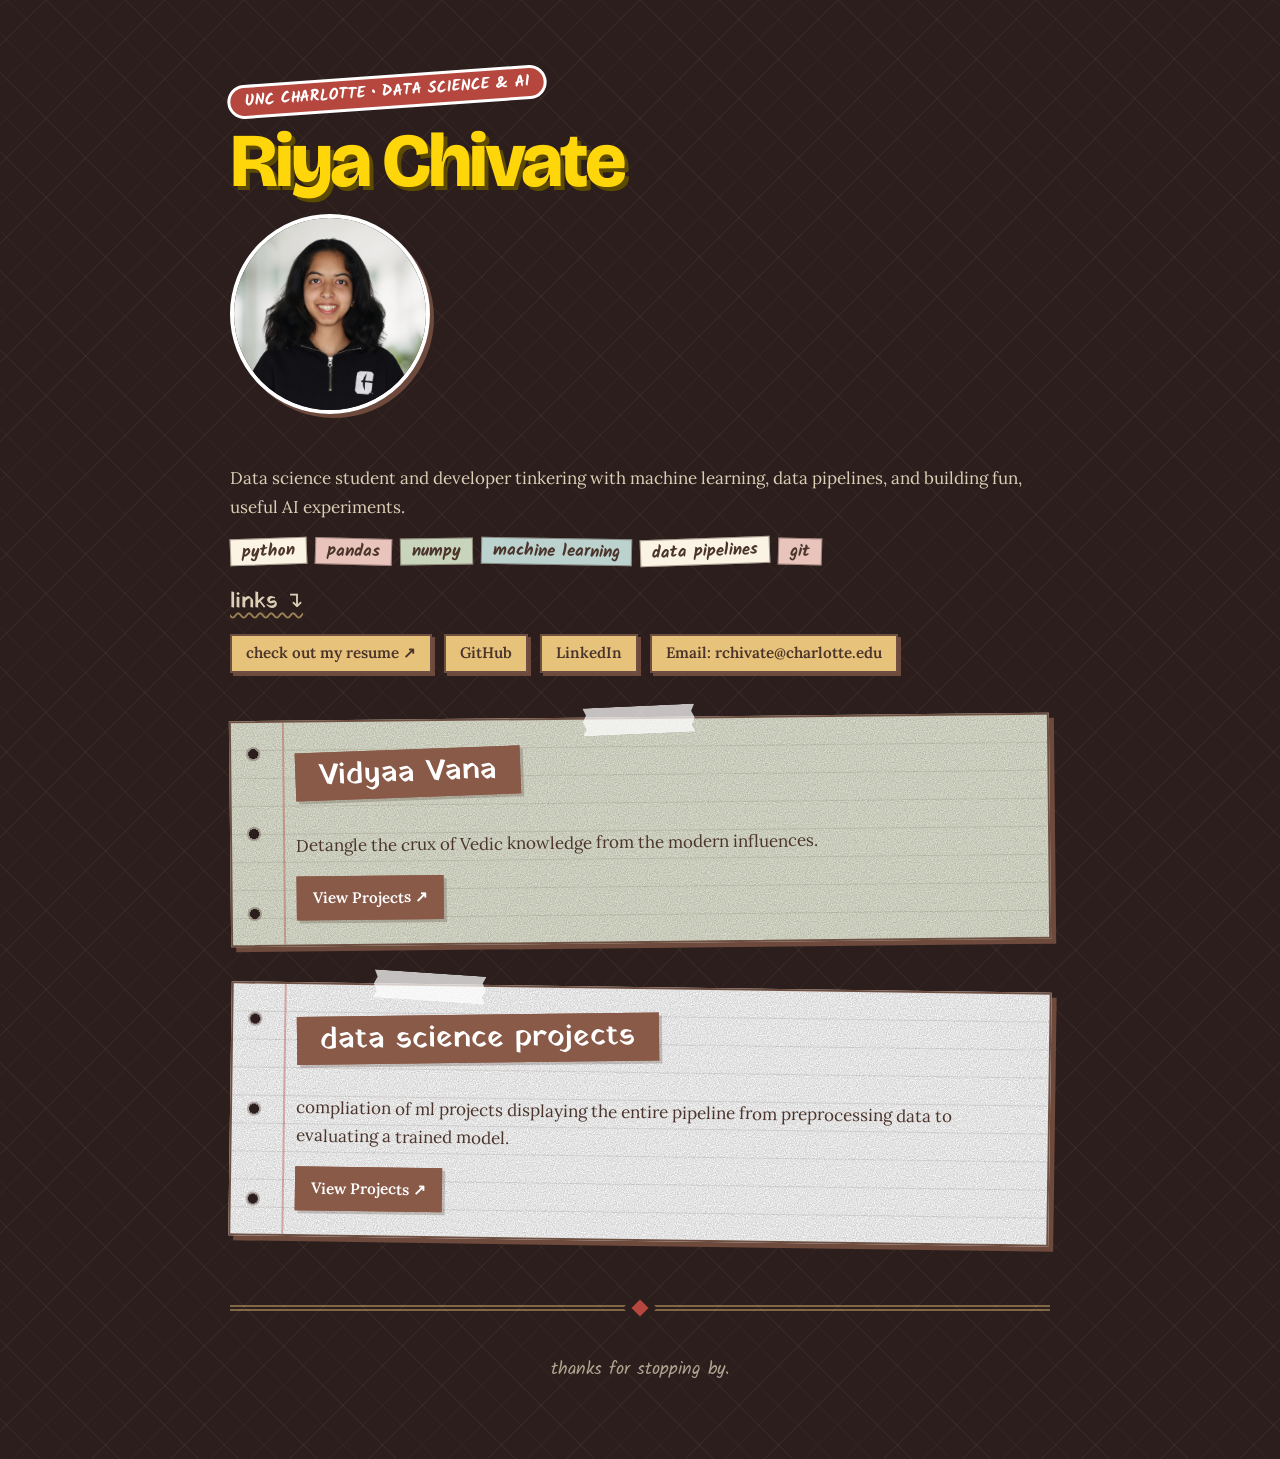
<file: index.html>
<!DOCTYPE html>
<html lang="en">
<head>
  <meta charset="UTF-8">
  <meta name="viewport" content="width=device-width, initial-scale=1.0">
  <title>Riya Chivate</title>
  <link rel="stylesheet" href="style.css">
</head>
<body>

  <div class="badge">UNC CHARLOTTE • DATA SCIENCE & AI</div>

  <h1>Riya Chivate</h1>
    <img src="headshot.jpg" alt="Riya Chivate" class="profile">
  <p>Data science student and developer tinkering with machine learning, data pipelines, and building fun, useful AI experiments.</p>

  <div class="tags">
    <span class="tag">python</span>
    <span class="tag">pandas</span>
    <span class="tag">numpy</span>
    <span class="tag">machine learning</span>
    <span class="tag">data pipelines</span>
    <span class="tag">git</span>
  </div>

  <h3>links ↴</h3>
  <ul class="links">
    <li><a href="https://drive.google.com/uc?export=view&id=1Q8QIQ-ijrzalDly4BFpGcMTfpdlsAtd9" target="_blank" class="btn">check out my resume ↗</a></li>
    <li><a href="https://github.com/rchivate" target="_blank">GitHub</a></li>
    <li><a href="https://linkedin.com/in/riyachivate" target="_blank">LinkedIn</a></li>
    <li><a href="mailto:rchivate@charlotte.edu">Email: rchivate@charlotte.edu</a></li>
  </ul>

  <div class="box">
    <h2>Vidyaa Vana</h2>
    <p>Detangle the crux of Vedic knowledge from the modern influences.</p>
    <p></p>
    <a href="vidyaa-vana-labs/landing.html" class="btn">View Projects ↗</a>
  </div>

  <div class="box">
    <h2>data science projects</h2>
    <p>compliation of ml projects displaying the entire pipeline from preprocessing data to evaluating a trained model.</p>
    <p></p>
    <a href="data-science-projects/landing.html" class="btn">View Projects ↗</a>
  </div>


  <footer>
    <p>thanks for stopping by.</p>
  </footer>

</body>
</html>
</file>
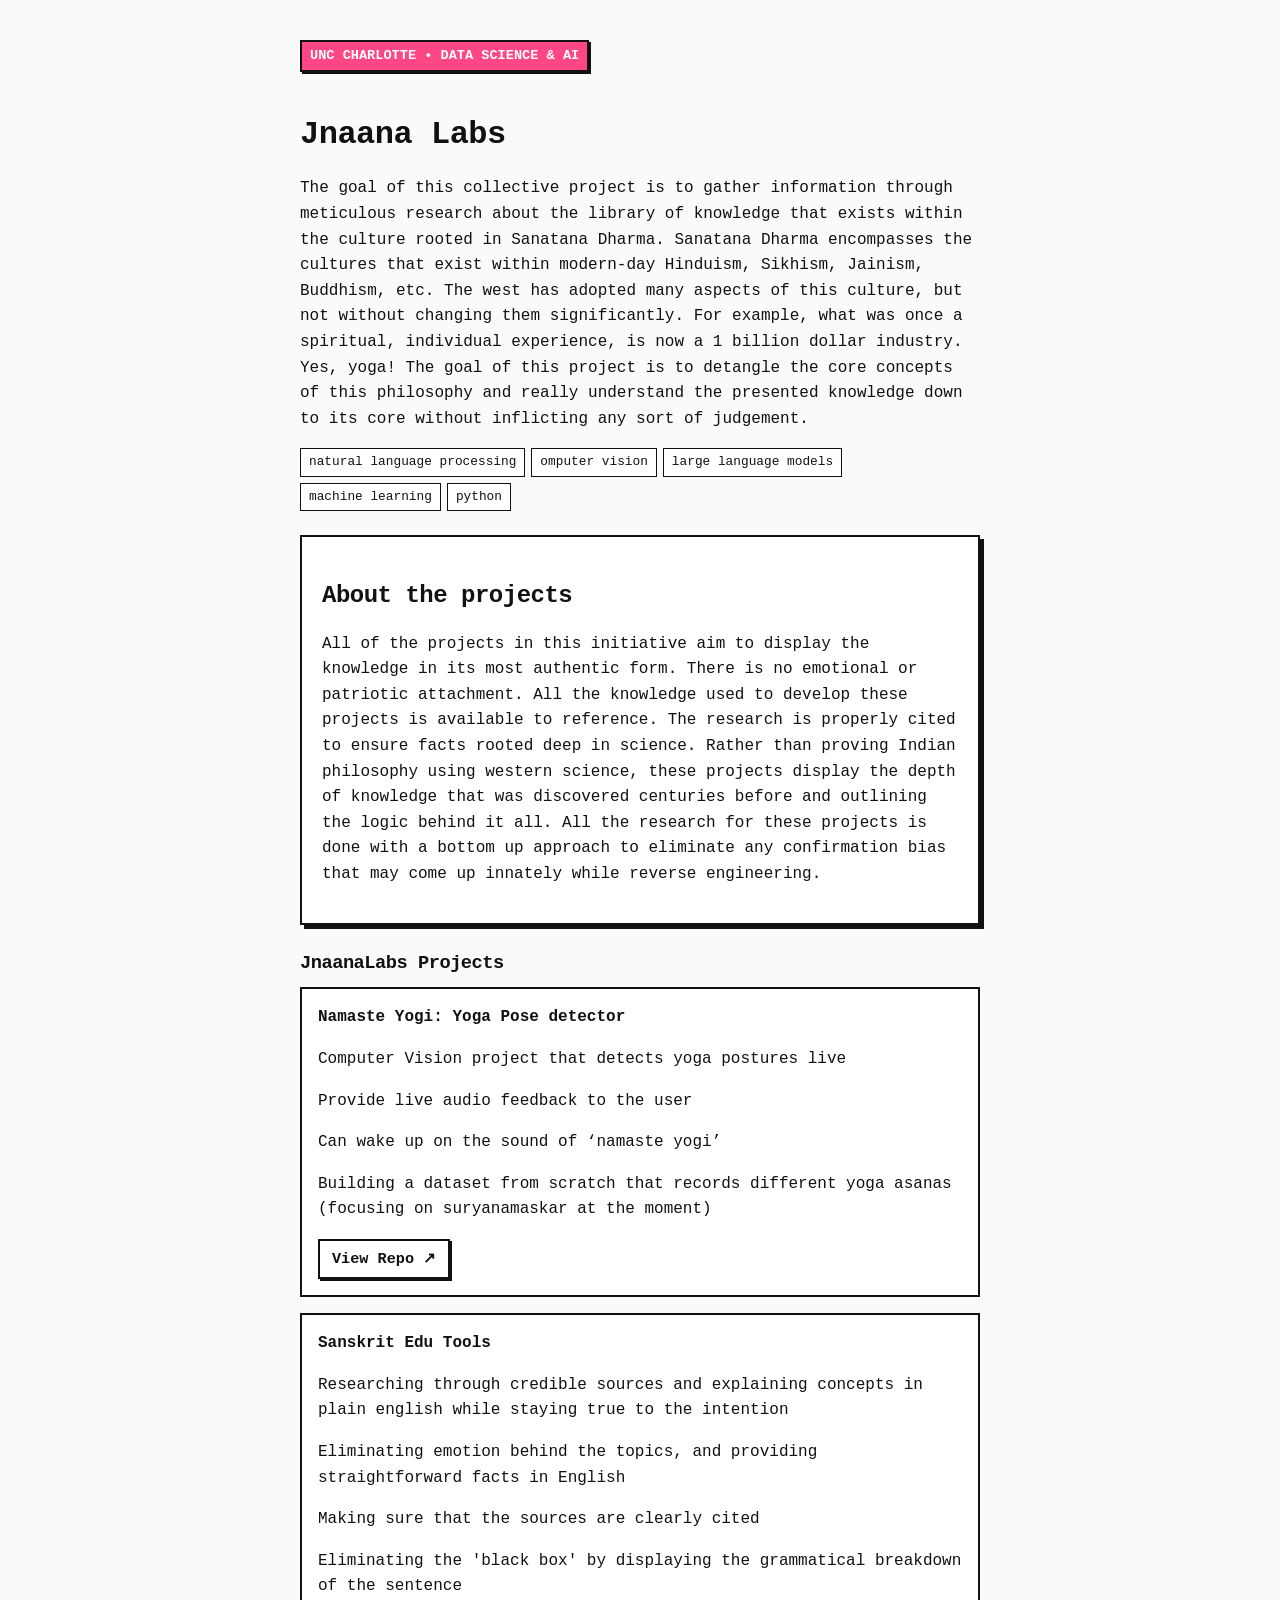
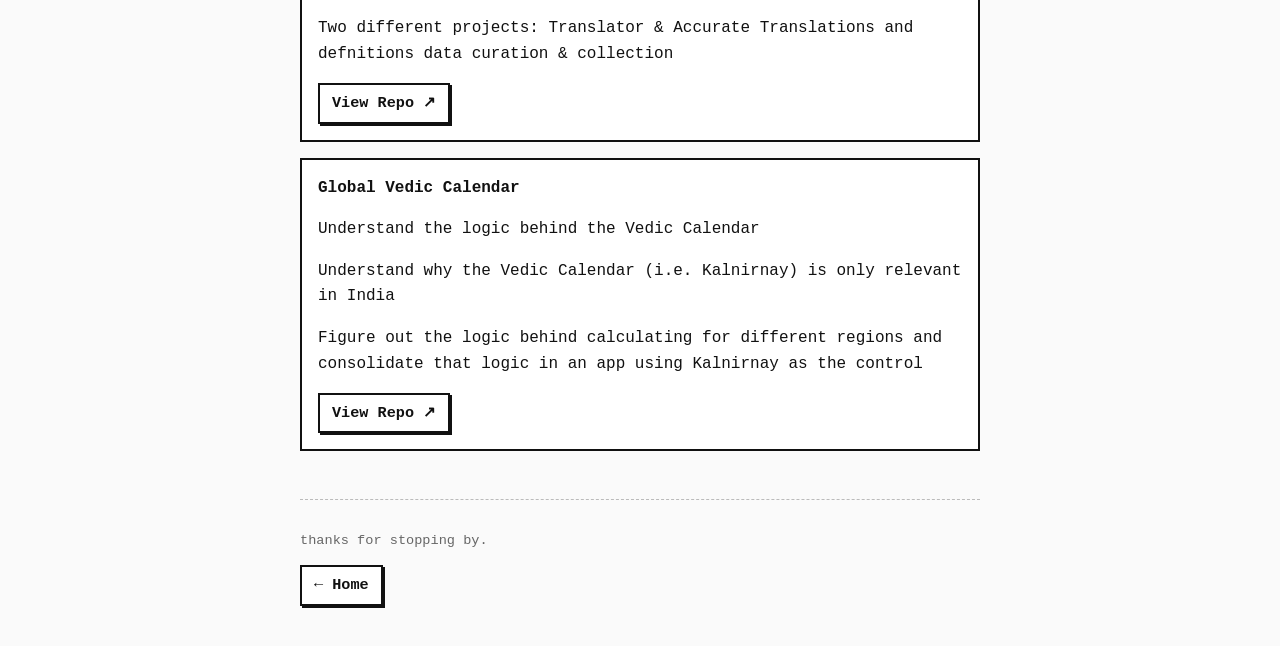
<file: JnaanaLabs-landing.html>
<!DOCTYPE html>
<html lang="en">
<head>
  <meta charset="UTF-8">
  <meta name="viewport" content="width=device-width, initial-scale=1.0">
  <title>Riya Chivate</title>
  <style>
    :root {
      --bg: #fafafa;
      --text: #111;
      --accent: #ff4785;
      --border: 2px solid #111;
      --shadow: 4px 4px 0px #111;
    }

    * {
      box-sizing: border-box;
    }

    body {
      font-family: -apple-system, BlinkMacSystemFont, "Segoe UI", Roboto, monospace, sans-serif;
      background: var(--bg);
      color: var(--text);
      max-width: 720px;
      margin: 0 auto;
      padding: 2.5rem 1.25rem;
      line-height: 1.6;
    }

    h1, h2, h3 {
      font-weight: 800;
      letter-spacing: -0.5px;
      margin-bottom: 0.5rem;
    }

    .badge {
      display: inline-block;
      background: var(--accent);
      color: #fff;
      font-weight: bold;
      font-size: 0.85rem;
      padding: 3px 8px;
      margin-bottom: 1rem;
      border: var(--border);
      box-shadow: 2px 2px 0px #111;
    }

    .box {
      border: var(--border);
      padding: 1.25rem;
      margin: 1.5rem 0;
      background: #fff;
      box-shadow: var(--shadow);
    }

    .tags {
      display: flex;
      flex-wrap: wrap;
      gap: 6px;
      margin: 1rem 0 1.5rem 0;
    }

    .tag {
      border: 1px solid #111;
      padding: 3px 8px;
      font-size: 0.8rem;
      background: #fff;
      font-family: monospace;
    }

    ul.links {
      list-style: none;
      padding: 0;
      display: flex;
      flex-wrap: wrap;
      gap: 10px;
      margin: 1rem 0;
    }

    ul.links a, .btn {
      display: inline-block;
      padding: 6px 12px;
      background: #fff;
      color: #111;
      text-decoration: none;
      font-weight: 600;
      font-size: 0.95rem;
      border: var(--border);
      box-shadow: 2px 2px 0px #111;
      transition: transform 0.1s, box-shadow 0.1s;
    }

    ul.links a:hover, .btn:hover {
      transform: translate(-2px, -2px);
      box-shadow: 4px 4px 0px #111;
      background: #fdf590;
    }

    .photo-grid {
      display: grid;
      grid-template-columns: repeat(auto-fit, minmax(160px, 1fr));
      gap: 12px;
      margin: 1.5rem 0;
    }

    .photo-grid img {
      width: 100%;
      height: 180px;
      object-fit: cover;
      border: var(--border);
      box-shadow: 3px 3px 0px #111;
    }

    .project-card {
      border: var(--border);
      padding: 1rem;
      margin-bottom: 1rem;
      background: #fff;
    }

    .project-card h4 {
      margin: 0 0 0.35rem 0;
    }

    footer {
      margin-top: 3rem;
      font-size: 0.85rem;
      font-family: monospace;
      color: #666;
      border-top: 1px dashed #bbb;
      padding-top: 1rem;
    }
  </style>
</head>
<body>

  <div class="badge">UNC CHARLOTTE • DATA SCIENCE & AI</div>

  <h1>Jnaana Labs</h1>
  <p>The goal of this collective project is to gather information through meticulous research about the library of knowledge that exists within the culture rooted in Sanatana Dharma. Sanatana Dharma encompasses the cultures that exist within modern-day Hinduism, Sikhism, Jainism, Buddhism, etc. The west has adopted many aspects of this culture, but not without changing them significantly. For example, what was once a spiritual, individual experience, is now a 1 billion dollar industry. Yes, yoga! The goal of this project is to detangle the core concepts of this philosophy and really understand the presented knowledge down to its core without inflicting any sort of judgement.</p>

  <div class="tags">
    <span class="tag">natural language processing</span>
    <span class="tag">omputer vision</span>
    <span class="tag">large language models</span>
    <span class="tag">machine learning</span>
    <span class="tag">python</span>
  </div>

  <div class="box">
    <h2>About the projects</h2>
    <p>All of the projects in this initiative aim to display the knowledge in its most authentic form. There is no emotional or patriotic attachment. All the knowledge used to develop these projects is available to reference. The research is properly cited to ensure facts rooted deep in science. Rather than proving Indian philosophy using western science, these projects display the depth of knowledge that was discovered centuries before and outlining the logic behind it all. All the research for these projects is done with a bottom up approach to eliminate any confirmation bias that may come up innately while reverse engineering.</p>
  </div>

  <h3>JnaanaLabs Projects</h3>

  <div class="project-card">
    <h4>Namaste Yogi: Yoga Pose detector</h4>
    <p>Computer Vision project that detects yoga postures live</p>
    <p>Provide live audio feedback to the user</p>
    <p>Can wake up on the sound of ‘namaste yogi’</p>
    <p>Building a dataset from scratch that records different yoga asanas (focusing on suryanamaskar at the moment)</p>
    <a href="https://github.com/rchivate/yogasana-app" class="btn" target="_blank">View Repo ↗</a>
  </div>

  <div class="project-card">
    <h4>Sanskrit Edu Tools</h4>
    <p>Researching through credible sources and explaining concepts in plain english while staying true to the intention</p>
    <p>Eliminating emotion behind the topics, and providing straightforward facts in English</p>
    <p>Making sure that the sources are clearly cited</p>
    <p>Eliminating the 'black box' by displaying the grammatical breakdown of the sentence</p>
    <p>Two different projects: Translator & Accurate Translations and defnitions data curation & collection</p>
    <a href="https://github.com/rchivate/sanskrit-edu-tools" class="btn" target="_blank">View Repo ↗</a>
  </div>

  <div class="project-card">
    <h4>Global Vedic Calendar</h4>
    <p>Understand the logic behind the Vedic Calendar</p>
    <p>Understand why the Vedic Calendar (i.e. Kalnirnay) is only relevant in India</p>
    <p>Figure out the logic behind calculating for different regions and consolidate that logic in an app using Kalnirnay as the control</p>
    <a href="https://github.com/rchivate/sanskrit-edu-tools" class="btn" target="_blank">View Repo ↗</a>
  </div>

 

  <footer>
    <p>thanks for stopping by.</p>
    <a href="index.html" class="btn">← Home</a>
  </footer>

</body>
</html>
</file>
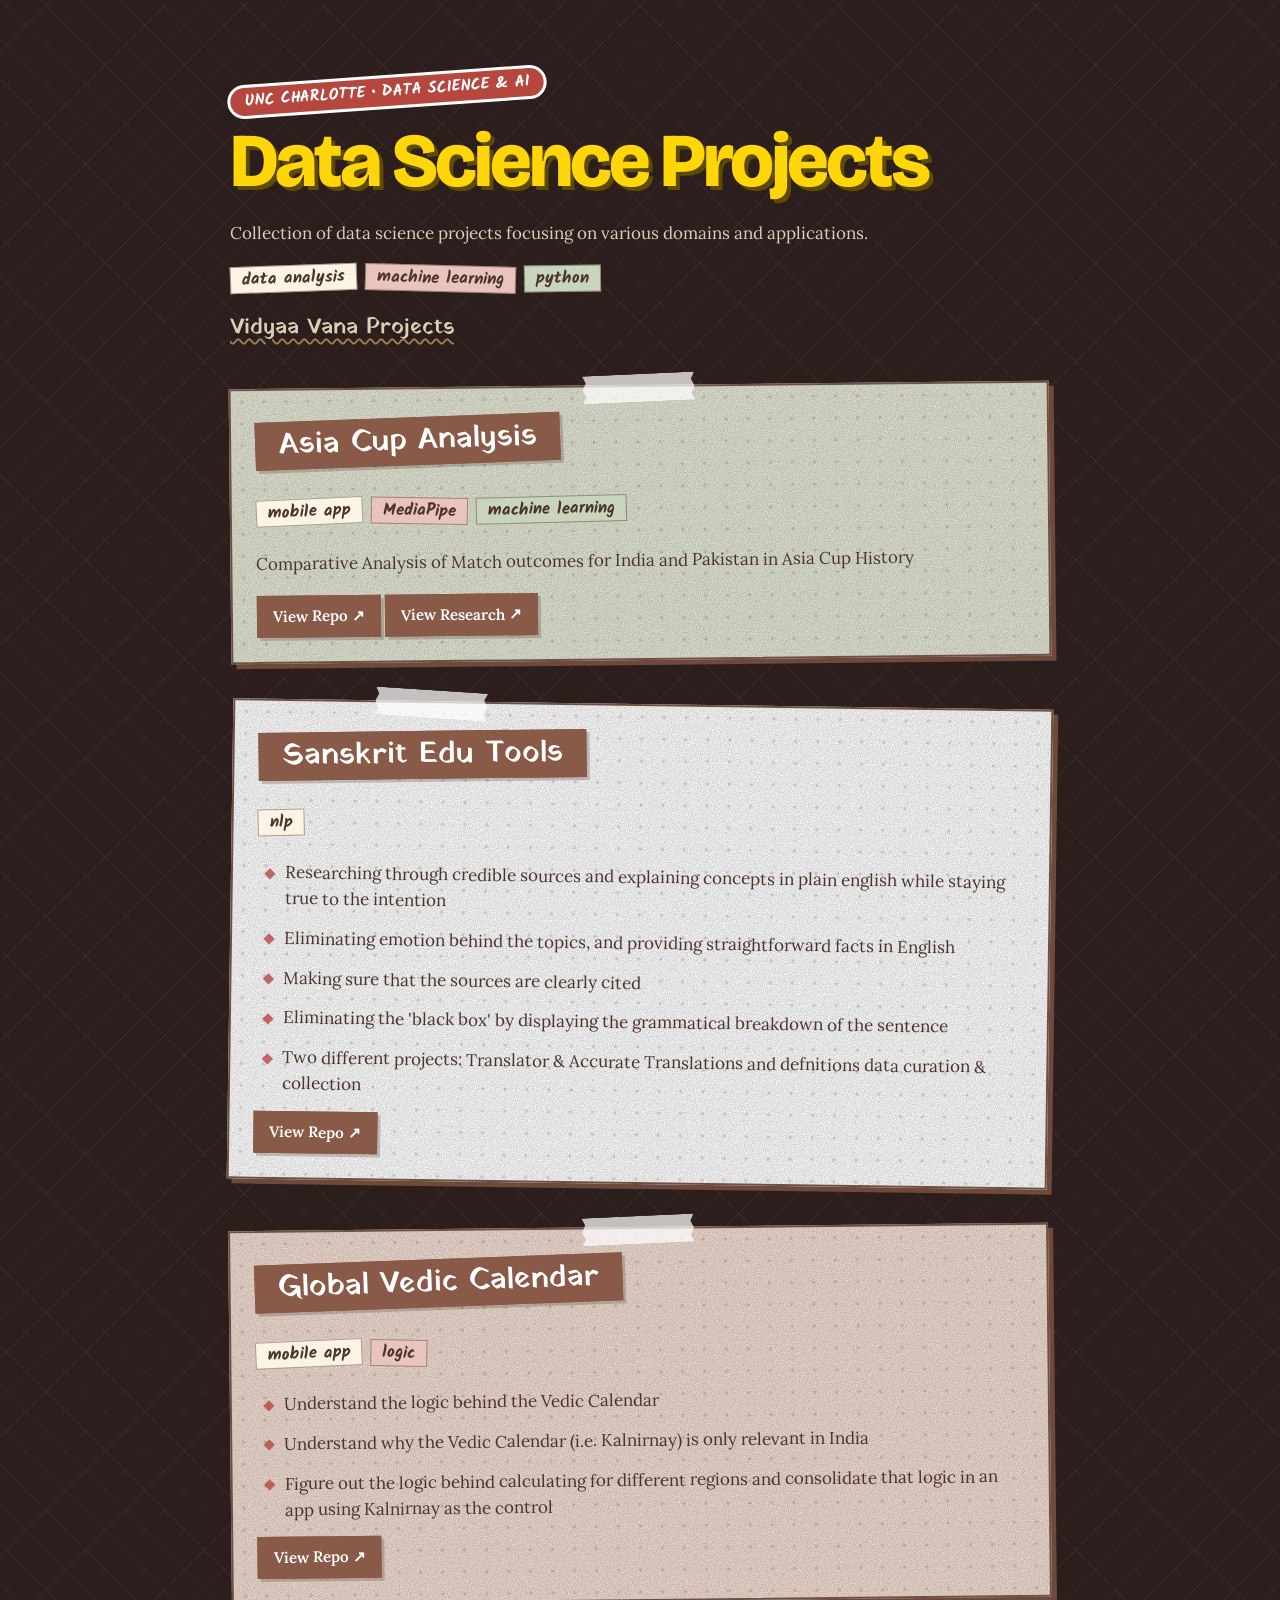
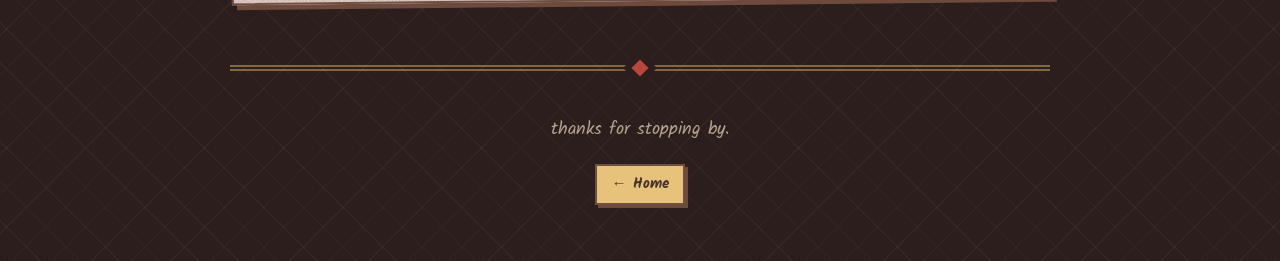
<file: data-science-projects/landing.html>
<!DOCTYPE html>
<html lang="en">
<head>
  <meta charset="UTF-8">
  <meta name="viewport" content="width=device-width, initial-scale=1.0">
  <title>RC - Vidyaa Vana</title>
  <link rel="stylesheet" href="../style.css">
</head>
<body>

  <div class="badge">UNC CHARLOTTE • DATA SCIENCE & AI</div>

  <h1>Data Science Projects</h1>
  <p>Collection of data science projects focusing on various domains and applications.</p>

  <div class="tags">
    <span class="tag">data analysis</span>
    <span class="tag">machine learning</span>
    <span class="tag">python</span>
  </div>

  <h3>Vidyaa Vana Projects</h3>

  <div class="project-card">
    
    <h2>Asia Cup Analysis</h2>
    <div class="tags">
      <span class="tag">mobile app</span>
      <span class="tag">MediaPipe</span>
      <span class="tag">machine learning</span>
    </div>
    <p>Comparative Analysis of Match outcomes for India and Pakistan in Asia Cup History</p>
    <a href="https://github.com/rchivate/DTSC_2301_2302/tree/main/Cricket%20Asia%20Cup" target="_blank" class="btn" target="_blank">View Repo ↗</a>
    <a href="https://rchivate.github.io/rc-portfolio/Projects/asiacup.html" target="_blank" class="btn">View Research ↗</a>
  </div>



  <div class="project-card">
    <h2>Sanskrit Edu Tools</h2>

    <div class="tags">
      <span class="tag">nlp</span>
   </div>

    <ul class="project-bullets">
      <li>Researching through credible sources and explaining concepts in plain english while staying true to the intention</li>
      <li>Eliminating emotion behind the topics, and providing straightforward facts in English</li>
      <li>Making sure that the sources are clearly cited</li>
      <li>Eliminating the 'black box' by displaying the grammatical breakdown of the sentence</li>
      <li>Two different projects: Translator & Accurate Translations and defnitions data curation & collection</li>
    </ul>
    <a href="https://github.com/rchivate/sanskrit-edu-tools" class="btn" target="_blank">View Repo ↗</a>
  </div>

  <div class="project-card">
    <h2>Global Vedic Calendar</h2>
    <div class="tags">
      <span class="tag">mobile app</span>
      <span class="tag">logic</span>
    </div>

    <ul class="project-bullets">
      <li>Understand the logic behind the Vedic Calendar</li>
      <li>Understand why the Vedic Calendar (i.e. Kalnirnay) is only relevant in India</li>
      <li>Figure out the logic behind calculating for different regions and consolidate that logic in an app using Kalnirnay as the control</li>
    </ul>
    <a href="https://github.com/rchivate/sanskrit-edu-tools" class="btn" target="_blank">View Repo ↗</a>
  </div>

 

  <footer>
    <p>thanks for stopping by.</p>
    <a href="../index.html" class="btn">← Home</a>
  </footer>

</body>
</html>
</file>
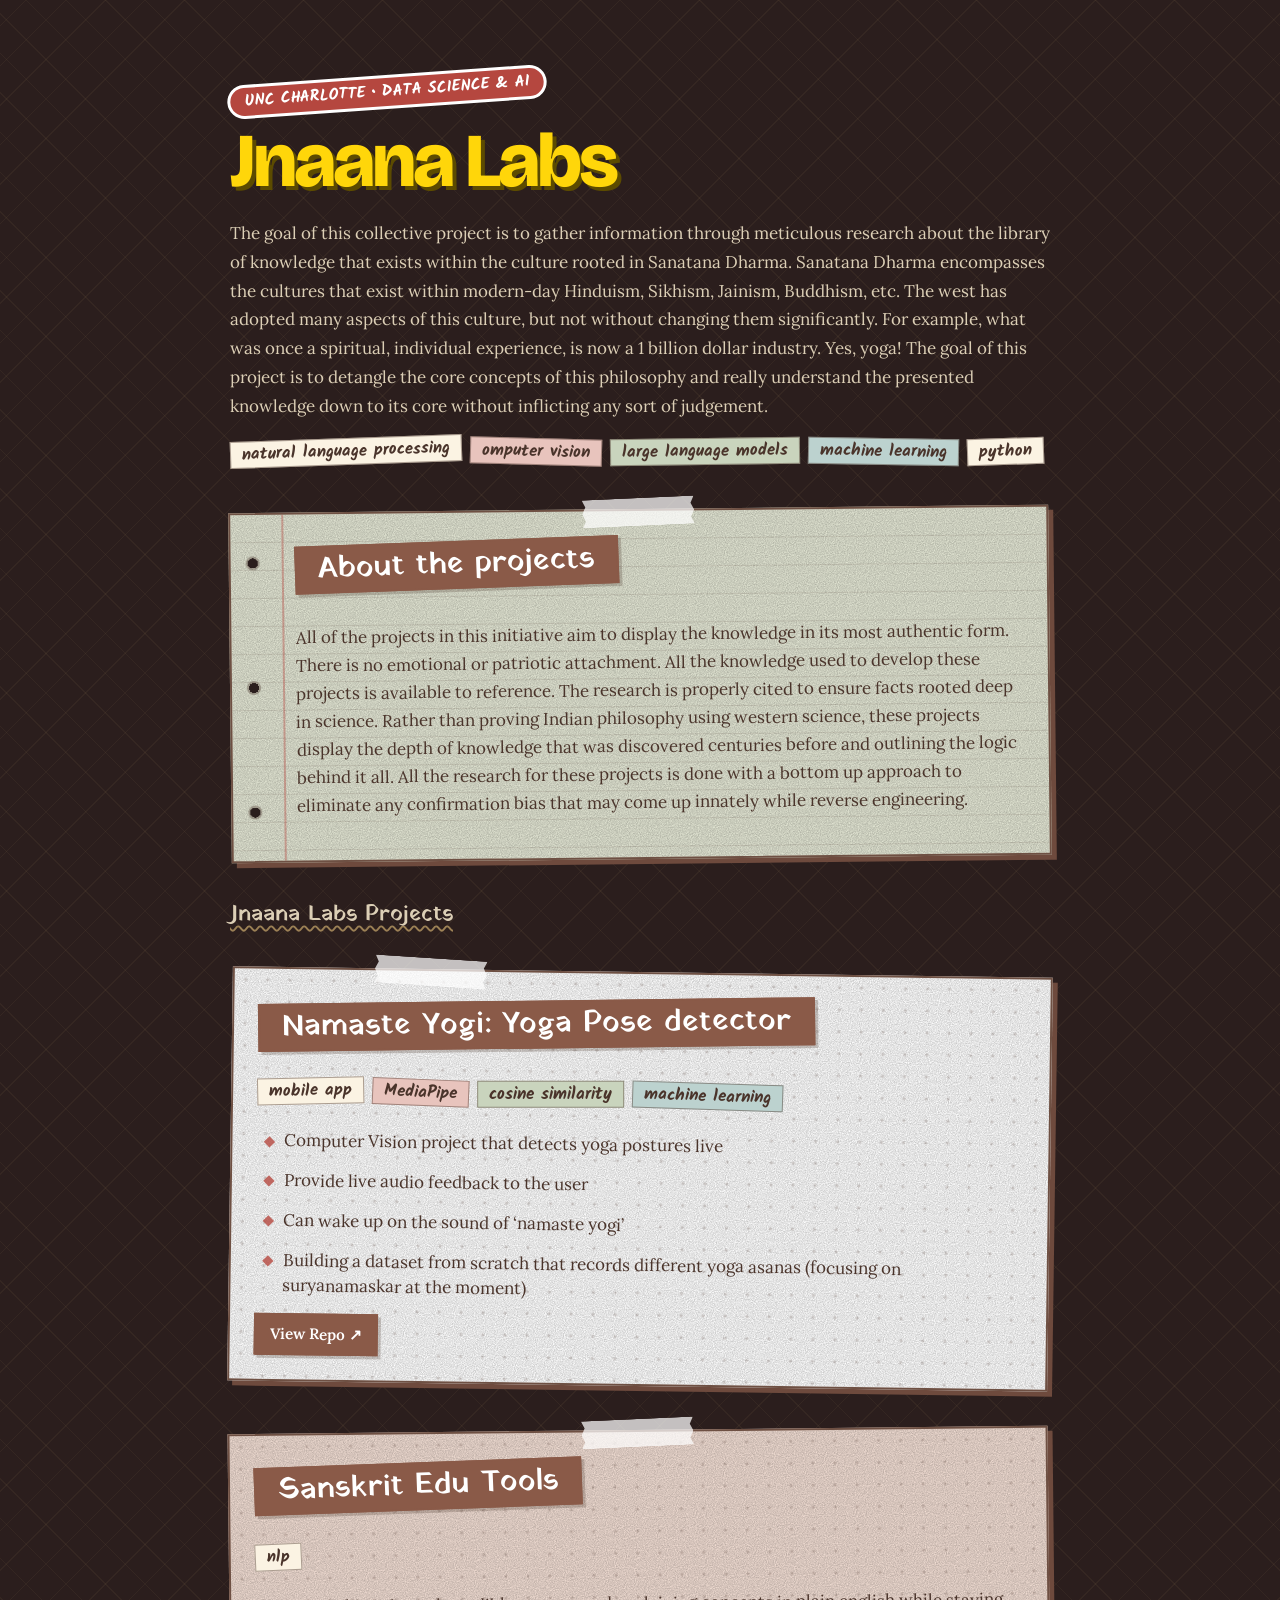
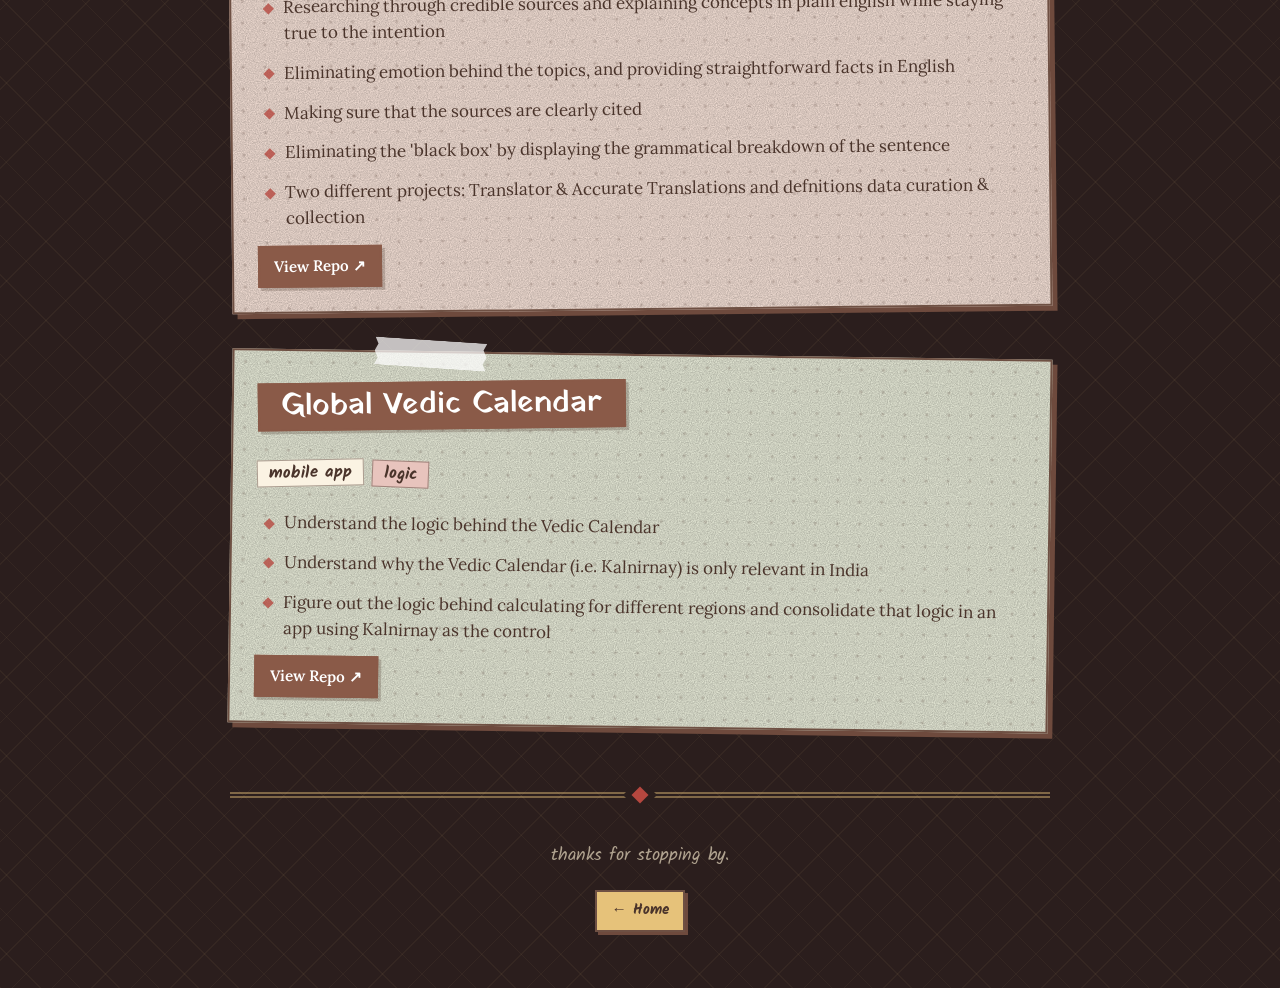
<file: jnaana-labs/landing.html>
<!DOCTYPE html>
<html lang="en">
<head>
  <meta charset="UTF-8">
  <meta name="viewport" content="width=device-width, initial-scale=1.0">
  <title>RC - Jnaana Labs</title>
  <link rel="stylesheet" href="../style.css">
</head>
<body>

  <div class="badge">UNC CHARLOTTE • DATA SCIENCE & AI</div>

  <h1>Jnaana Labs</h1>
  <p>The goal of this collective project is to gather information through meticulous research about the library of knowledge that exists within the culture rooted in Sanatana Dharma. Sanatana Dharma encompasses the cultures that exist within modern-day Hinduism, Sikhism, Jainism, Buddhism, etc. The west has adopted many aspects of this culture, but not without changing them significantly. For example, what was once a spiritual, individual experience, is now a 1 billion dollar industry. Yes, yoga! The goal of this project is to detangle the core concepts of this philosophy and really understand the presented knowledge down to its core without inflicting any sort of judgement.</p>

  <div class="tags">
    <span class="tag">natural language processing</span>
    <span class="tag">omputer vision</span>
    <span class="tag">large language models</span>
    <span class="tag">machine learning</span>
    <span class="tag">python</span>
  </div>

  <div class="box">
    <h2>About the projects</h2>
    <p>All of the projects in this initiative aim to display the knowledge in its most authentic form. There is no emotional or patriotic attachment. All the knowledge used to develop these projects is available to reference. The research is properly cited to ensure facts rooted deep in science. Rather than proving Indian philosophy using western science, these projects display the depth of knowledge that was discovered centuries before and outlining the logic behind it all. All the research for these projects is done with a bottom up approach to eliminate any confirmation bias that may come up innately while reverse engineering.</p>
  </div>

  <h3>Jnaana Labs Projects</h3>

  <div class="project-card">
    
    <h2>Namaste Yogi: Yoga Pose detector</h2>
    <div class="tags">
      <span class="tag">mobile app</span>
      <span class="tag">MediaPipe</span>
      <span class="tag">cosine similarity</span>
      <span class="tag">machine learning</span>
    </div>

    <ul class="project-bullets">
      <li>Computer Vision project that detects yoga postures live</li>
      <li>Provide live audio feedback to the user</li>
      <li>Can wake up on the sound of ‘namaste yogi’</li>
      <li>Building a dataset from scratch that records different yoga asanas (focusing on suryanamaskar at the moment)</li>
    </ul>
    <a href="https://github.com/rchivate/yogasana-app" class="btn" target="_blank">View Repo ↗</a>
  </div>



  <div class="project-card">
    <h2>Sanskrit Edu Tools</h2>

    <div class="tags">
      <span class="tag">nlp</span>
   </div>

    <ul class="project-bullets">
      <li>Researching through credible sources and explaining concepts in plain english while staying true to the intention</li>
      <li>Eliminating emotion behind the topics, and providing straightforward facts in English</li>
      <li>Making sure that the sources are clearly cited</li>
      <li>Eliminating the 'black box' by displaying the grammatical breakdown of the sentence</li>
      <li>Two different projects: Translator & Accurate Translations and defnitions data curation & collection</li>
    </ul>
    <a href="https://github.com/rchivate/sanskrit-edu-tools" class="btn" target="_blank">View Repo ↗</a>
  </div>

  <div class="project-card">
    <h2>Global Vedic Calendar</h2>
    <div class="tags">
      <span class="tag">mobile app</span>
      <span class="tag">logic</span>
    </div>

    <ul class="project-bullets">
      <li>Understand the logic behind the Vedic Calendar</li>
      <li>Understand why the Vedic Calendar (i.e. Kalnirnay) is only relevant in India</li>
      <li>Figure out the logic behind calculating for different regions and consolidate that logic in an app using Kalnirnay as the control</li>
    </ul>
    <a href="https://github.com/rchivate/sanskrit-edu-tools" class="btn" target="_blank">View Repo ↗</a>
  </div>

 

  <footer>
    <p>thanks for stopping by.</p>
    <a href="../index.html" class="btn">← Home</a>
  </footer>

</body>
</html>
</file>
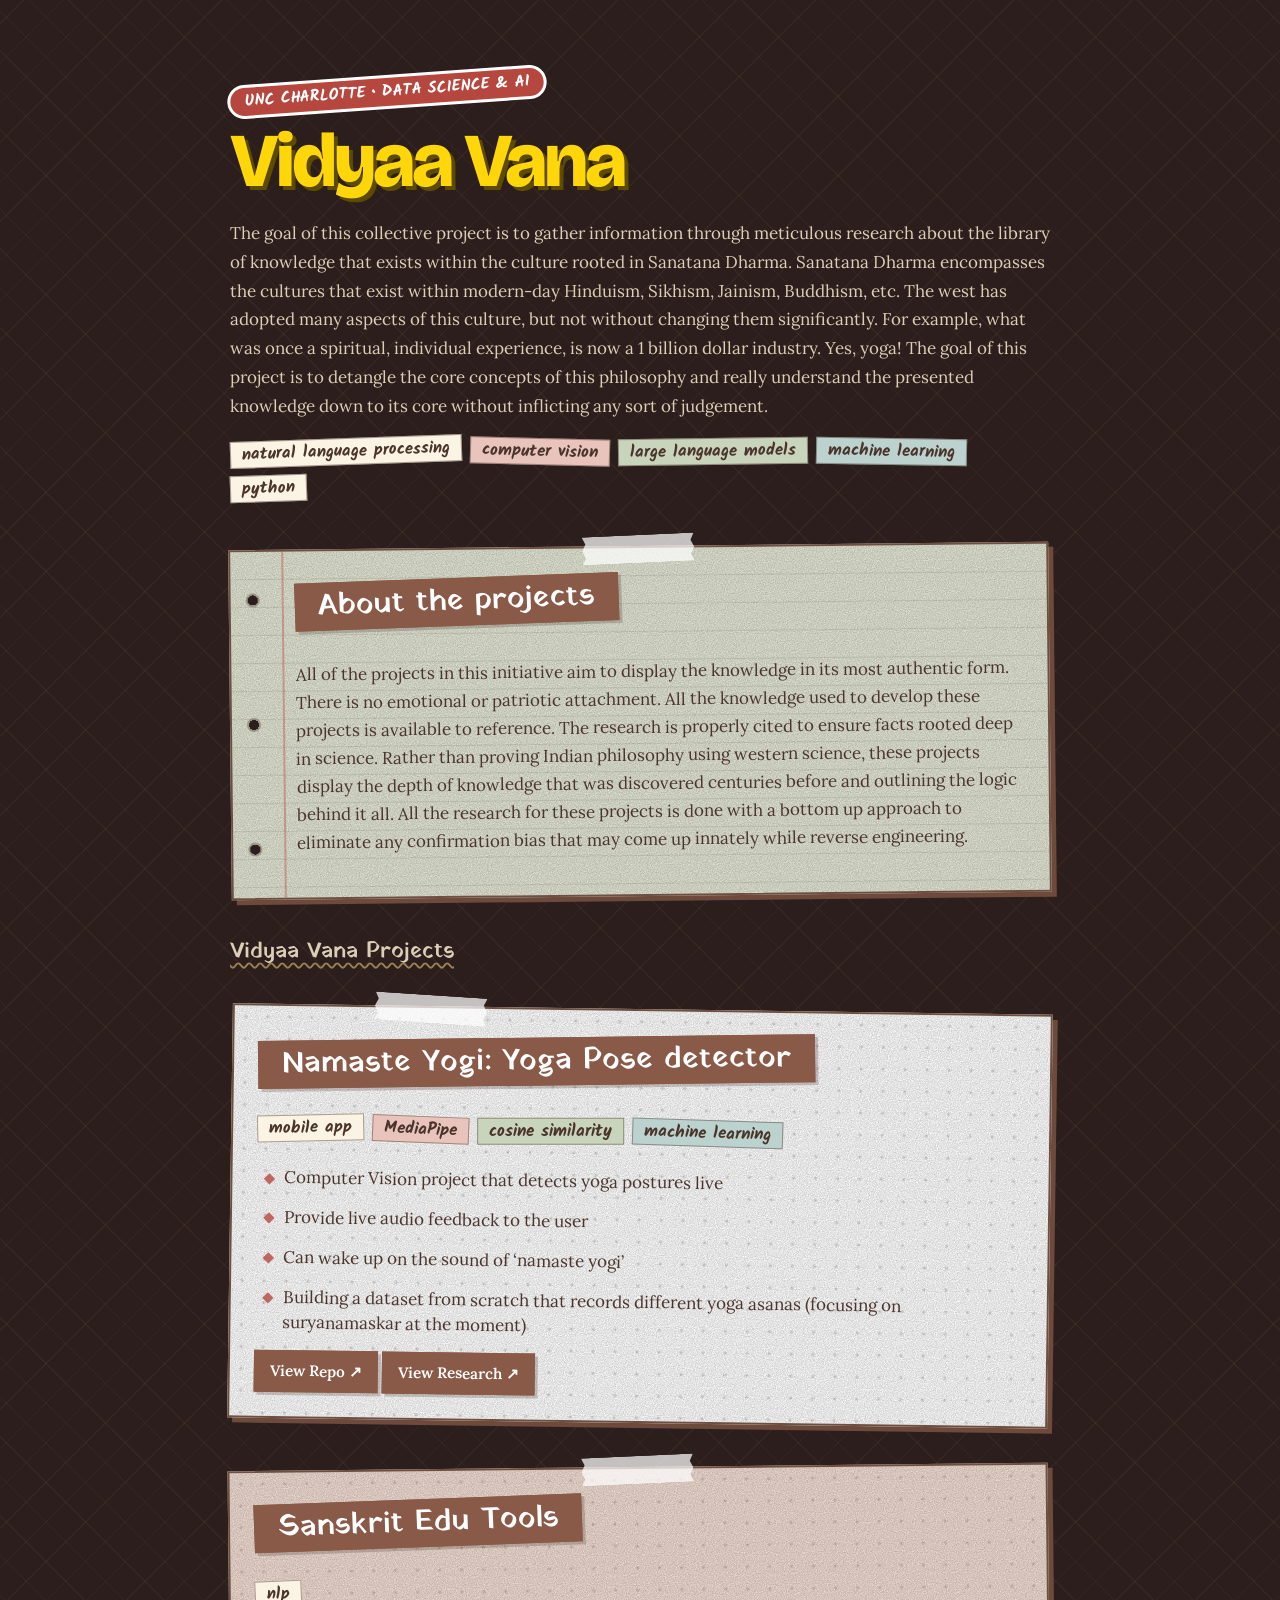
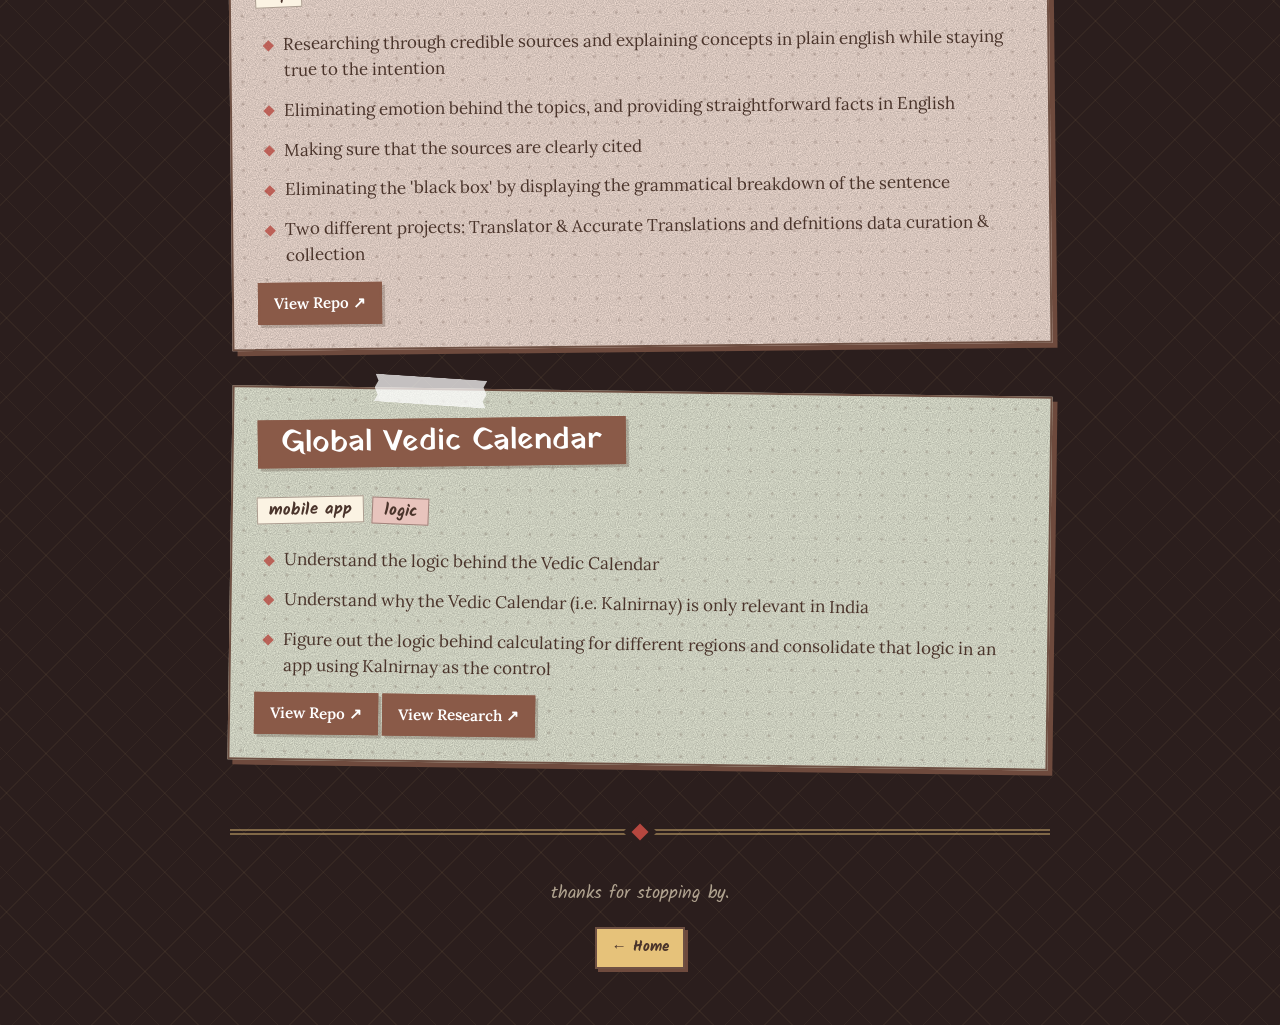
<file: vidyaa-vana-labs/landing.html>
<!DOCTYPE html>
<html lang="en">
<head>
  <meta charset="UTF-8">
  <meta name="viewport" content="width=device-width, initial-scale=1.0">
  <title>RC - Vidyaa Vana</title>
  <link rel="stylesheet" href="../style.css">
</head>
<body>

  <div class="badge">UNC CHARLOTTE • DATA SCIENCE & AI</div>

  <h1>Vidyaa Vana</h1>
  <p>The goal of this collective project is to gather information through meticulous research about the library of knowledge that exists within the culture rooted in Sanatana Dharma. Sanatana Dharma encompasses the cultures that exist within modern-day Hinduism, Sikhism, Jainism, Buddhism, etc. The west has adopted many aspects of this culture, but not without changing them significantly. For example, what was once a spiritual, individual experience, is now a 1 billion dollar industry. Yes, yoga! The goal of this project is to detangle the core concepts of this philosophy and really understand the presented knowledge down to its core without inflicting any sort of judgement.</p>

  <div class="tags">
    <span class="tag">natural language processing</span>
    <span class="tag">computer vision</span>
    <span class="tag">large language models</span>
    <span class="tag">machine learning</span>
    <span class="tag">python</span>
  </div>

  <div class="box">
    <h2>About the projects</h2>
    <p>All of the projects in this initiative aim to display the knowledge in its most authentic form. There is no emotional or patriotic attachment. All the knowledge used to develop these projects is available to reference. The research is properly cited to ensure facts rooted deep in science. Rather than proving Indian philosophy using western science, these projects display the depth of knowledge that was discovered centuries before and outlining the logic behind it all. All the research for these projects is done with a bottom up approach to eliminate any confirmation bias that may come up innately while reverse engineering.</p>
  </div>

  <h3>Vidyaa Vana Projects</h3>

  <div class="project-card">
    
    <h2>Namaste Yogi: Yoga Pose detector</h2>
    <div class="tags">
      <span class="tag">mobile app</span>
      <span class="tag">MediaPipe</span>
      <span class="tag">cosine similarity</span>
      <span class="tag">machine learning</span>
    </div>

    <ul class="project-bullets">
      <li>Computer Vision project that detects yoga postures live</li>
      <li>Provide live audio feedback to the user</li>
      <li>Can wake up on the sound of ‘namaste yogi’</li>
      <li>Building a dataset from scratch that records different yoga asanas (focusing on suryanamaskar at the moment)</li>
    </ul>
    <a href="https://github.com/rchivate/yogasana-app" class="btn" target="_blank">View Repo ↗</a>
    <a href="yogasana/yogasana-research.html" class="btn">View Research ↗</a>
  </div>



  <div class="project-card">
    <h2>Sanskrit Edu Tools</h2>

    <div class="tags">
      <span class="tag">nlp</span>
   </div>

    <ul class="project-bullets">
      <li>Researching through credible sources and explaining concepts in plain english while staying true to the intention</li>
      <li>Eliminating emotion behind the topics, and providing straightforward facts in English</li>
      <li>Making sure that the sources are clearly cited</li>
      <li>Eliminating the 'black box' by displaying the grammatical breakdown of the sentence</li>
      <li>Two different projects: Translator & Accurate Translations and defnitions data curation & collection</li>
    </ul>
    <a href="https://github.com/rchivate/sanskrit-edu-tools" class="btn" target="_blank">View Repo ↗</a>
  </div>

  <div class="project-card">
    <h2>Global Vedic Calendar</h2>
    <div class="tags">
      <span class="tag">mobile app</span>
      <span class="tag">logic</span>
    </div>

    <ul class="project-bullets">
      <li>Understand the logic behind the Vedic Calendar</li>
      <li>Understand why the Vedic Calendar (i.e. Kalnirnay) is only relevant in India</li>
      <li>Figure out the logic behind calculating for different regions and consolidate that logic in an app using Kalnirnay as the control</li>
    </ul>
    <a href="https://github.com/rchivate/sanskrit-edu-tools" class="btn" target="_blank">View Repo ↗</a>
    <a href="global-vedic-calendar/vedic-calendar-research.html" class="btn">View Research ↗</a>
  </div>

 

  <footer>
    <p>thanks for stopping by.</p>
    <a href="../index.html" class="btn">← Home</a>
  </footer>

</body>
</html>
</file>
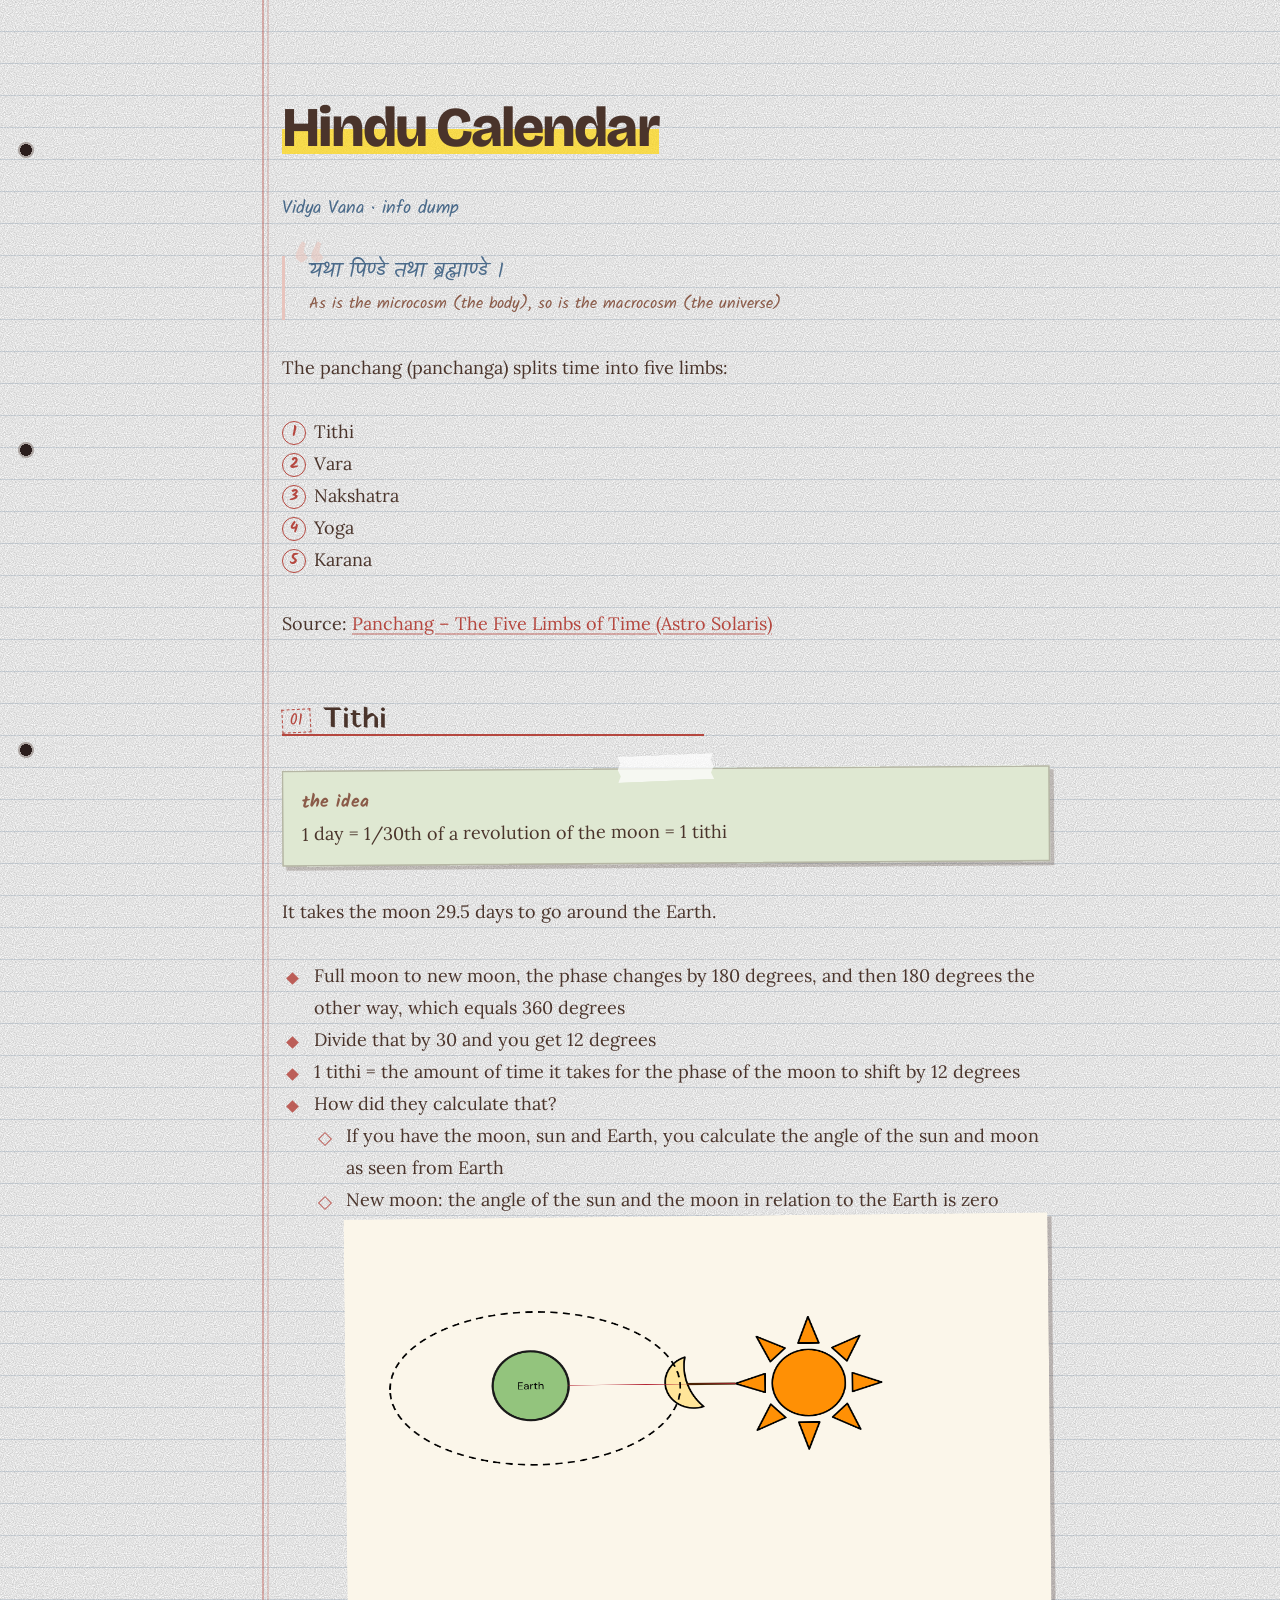
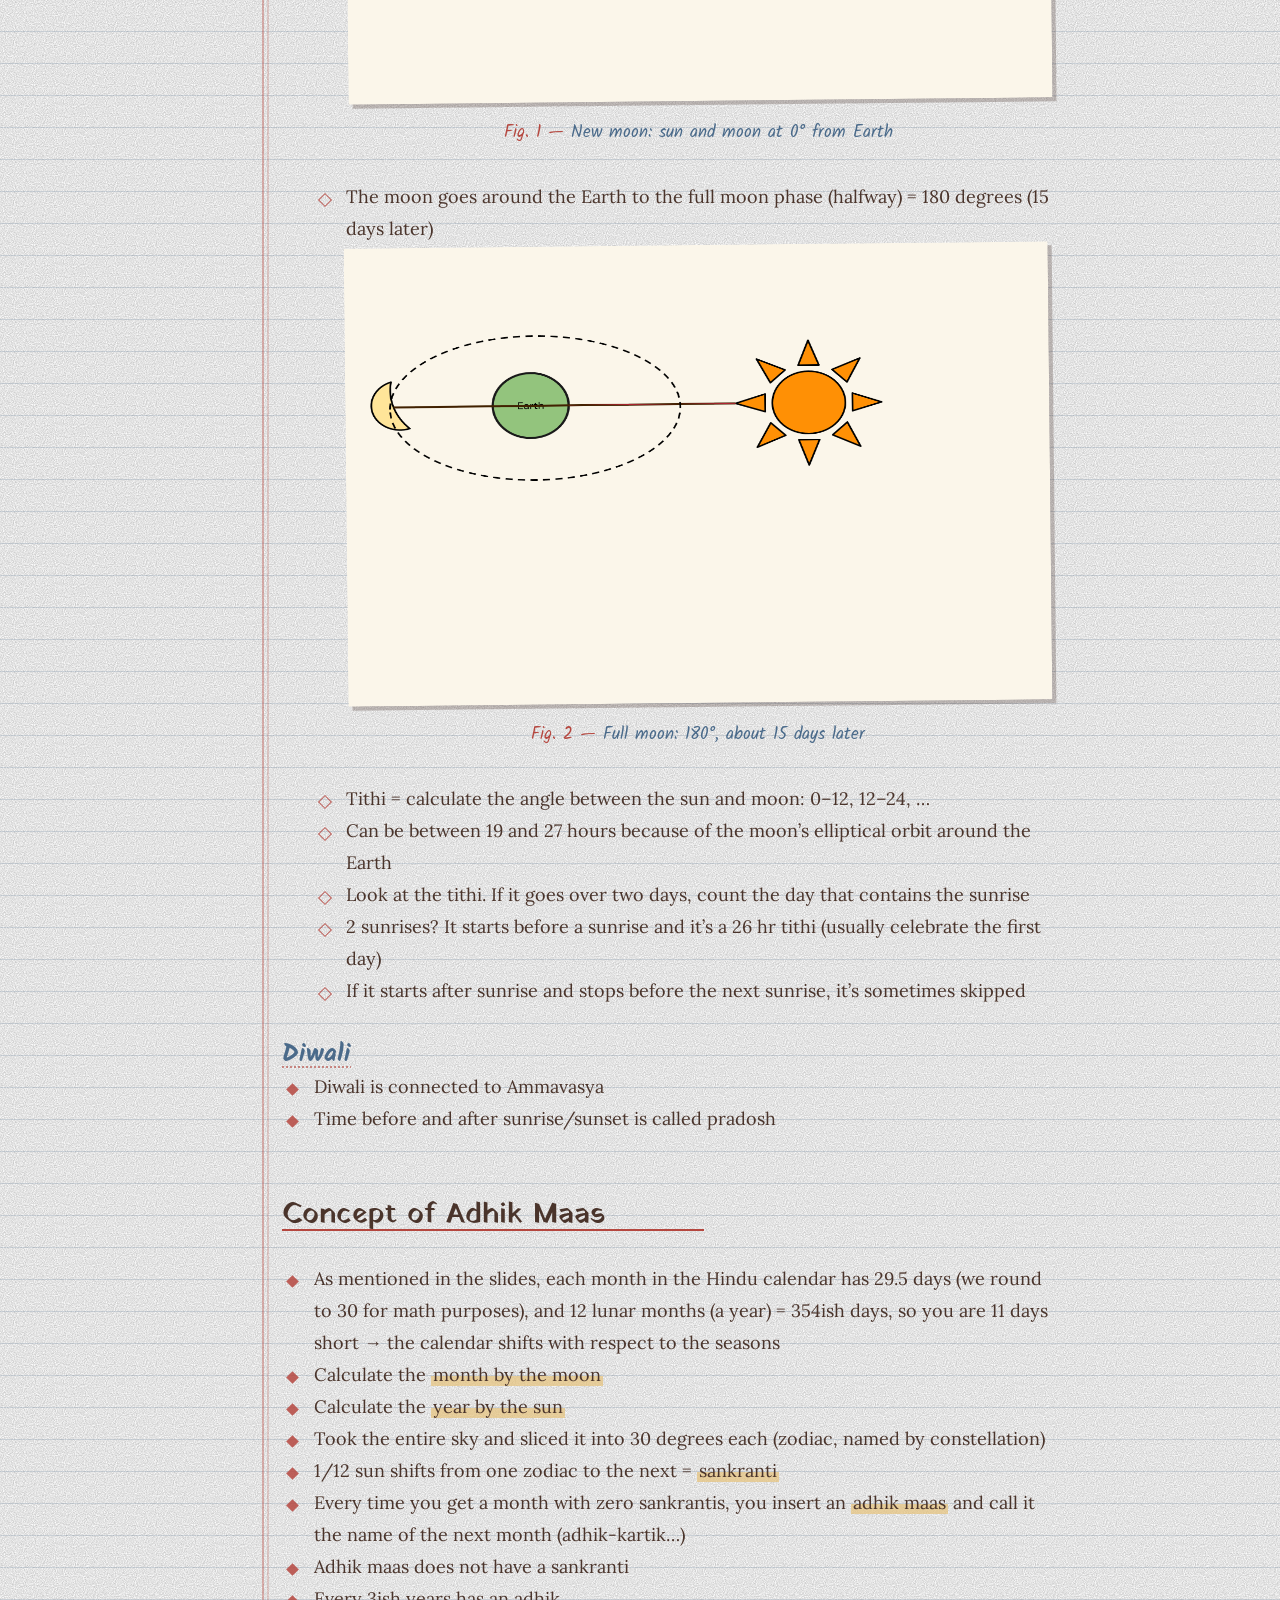
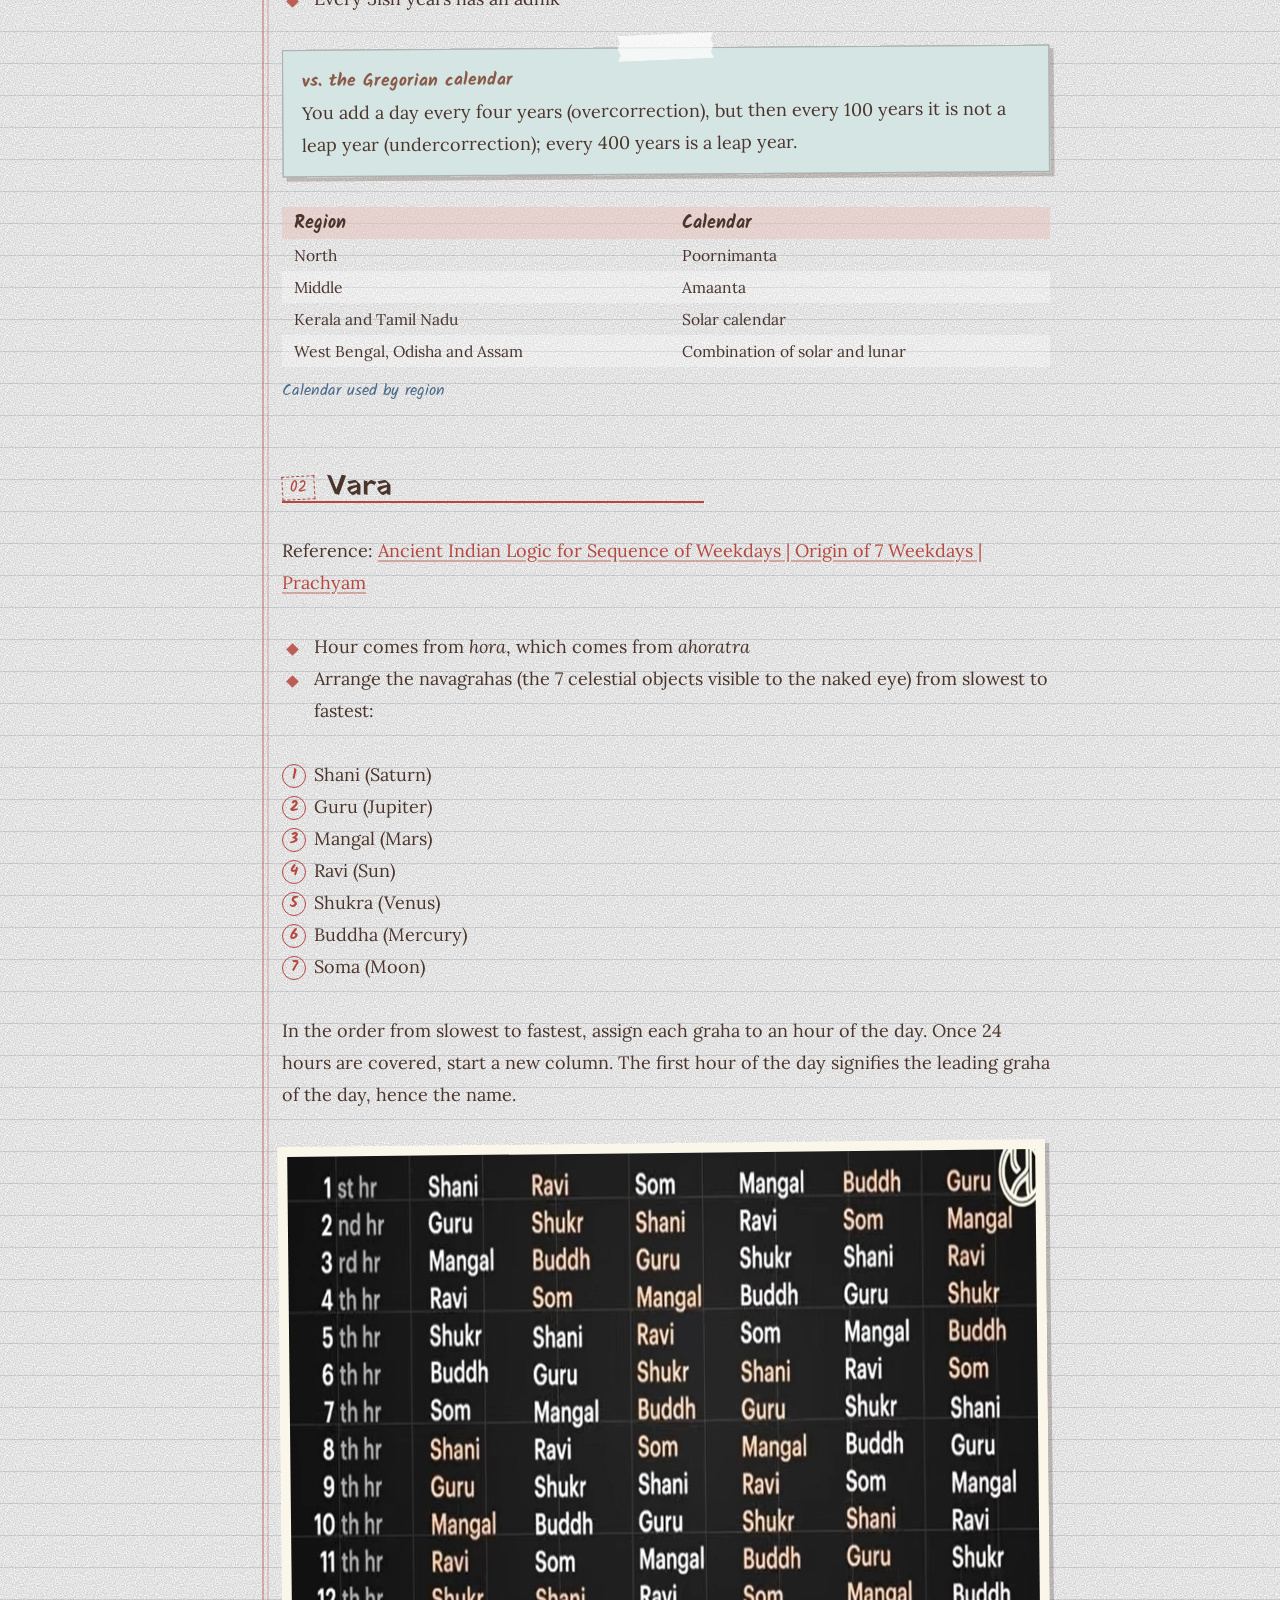
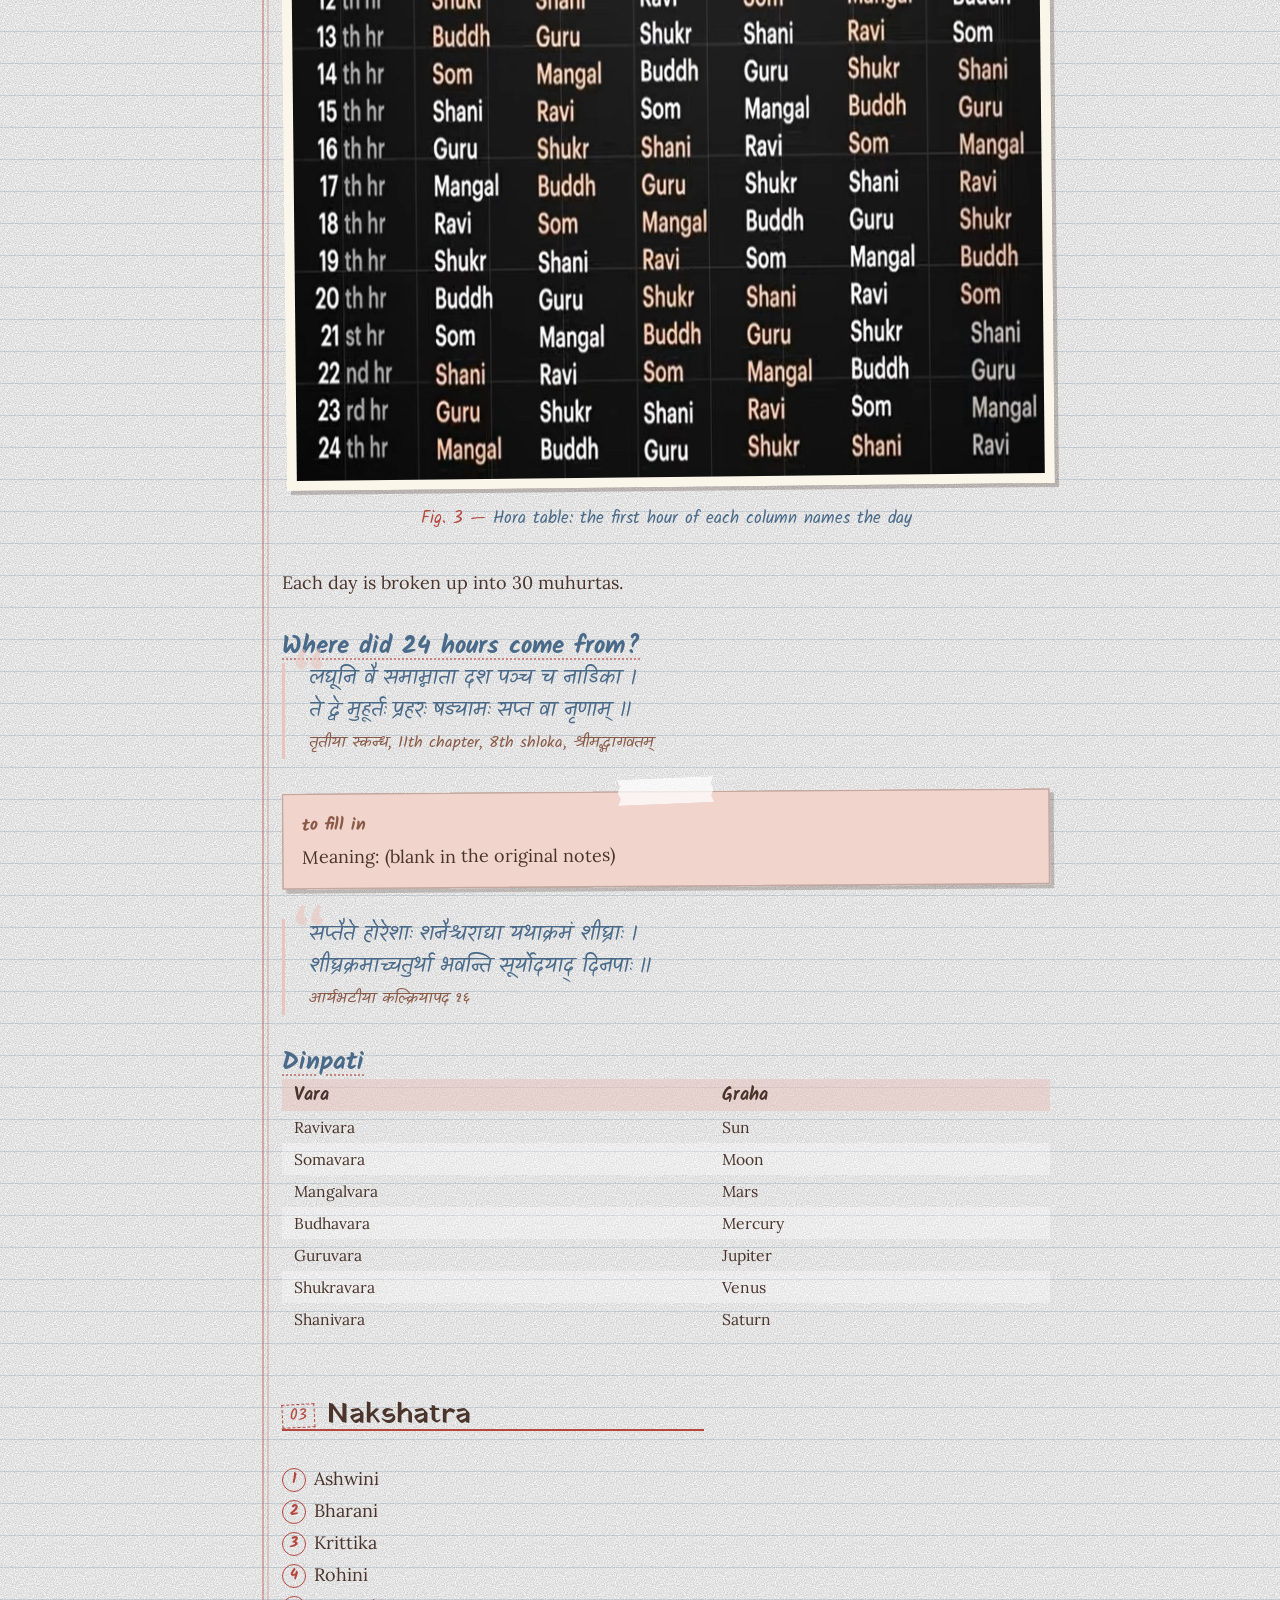
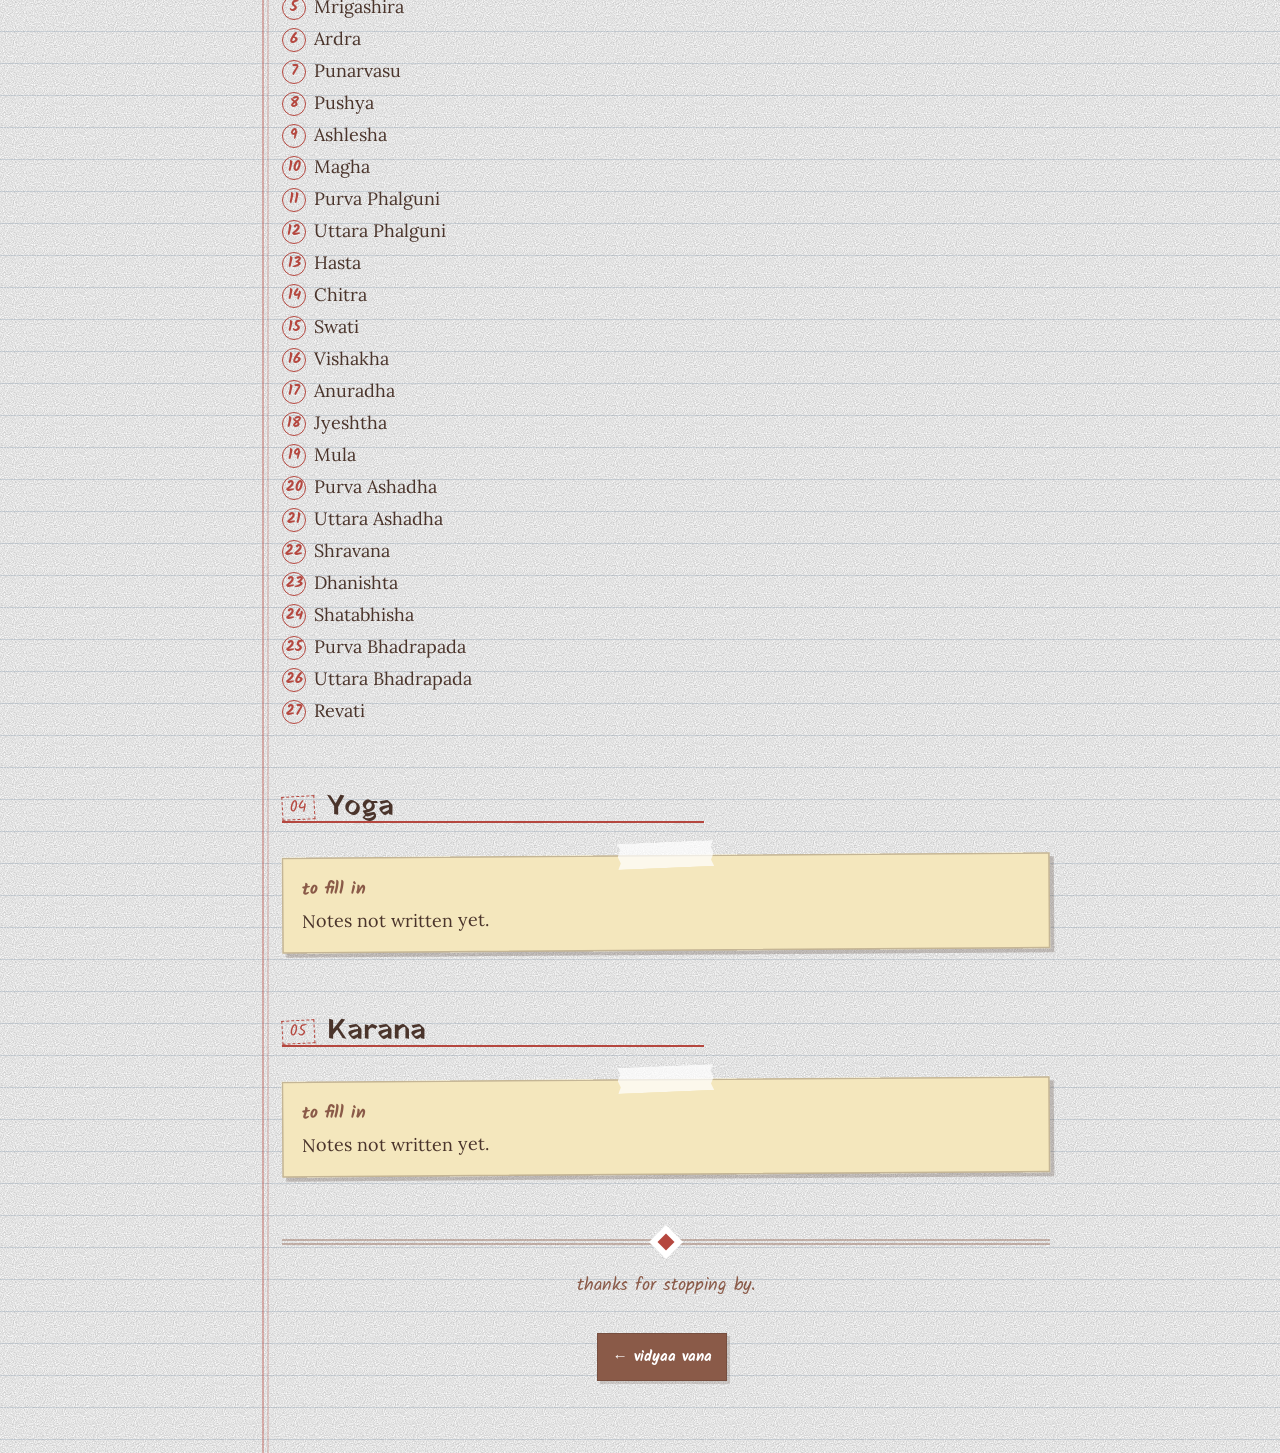
<file: vidyaa-vana-labs/global-vedic-calendar/vedic-calendar-research.html>
<!DOCTYPE html>
<html lang="en">
<head>
  <meta charset="utf-8">
  <meta name="viewport" content="width=device-width, initial-scale=1, viewport-fit=cover">
  <title>Hindu Calendar · Panchang notes</title>
  <link rel="stylesheet" href="../../style.css">
  <link rel="stylesheet" href="../../research.css">
</head>
<body class="research">
<main>

  <h1>Hindu Calendar</h1>
  <p class="meta"><span>Vidya Vana · info dump</span></p>

  <blockquote class="shloka">यथा पिण्डे तथा ब्रह्माण्डे ।<cite>As is the microcosm (the body), so is the macrocosm (the universe)</cite></blockquote>

  <p>The panchang (panchanga) splits time into five limbs:</p>

  <ol>
    <li>Tithi</li>
    <li>Vara</li>
    <li>Nakshatra</li>
    <li>Yoga</li>
    <li>Karana</li>
  </ol>

  <p>Source: <a href="https://astro-solaris.com/panchang-the-five-limbs-of-time/">Panchang – The Five Limbs of Time (Astro Solaris)</a></p>

  <!-- ===================== TITHI ===================== -->

  <h2 id="tithi">Tithi</h2>

  <div class="callout key" data-label="the idea">
    <p>1 day = 1/30th of a revolution of the moon = 1 tithi</p>
  </div>

  <p>It takes the moon 29.5 days to go around the Earth.</p>

  <ul>
    <li>Full moon to new moon, the phase changes by 180 degrees, and then 180 degrees the other way, which equals 360 degrees</li>
    <li>Divide that by 30 and you get 12 degrees</li>
    <li>1 tithi = the amount of time it takes for the phase of the moon to shift by 12 degrees</li>
    <li>How did they calculate that?
      <ul>
        <li>If you have the moon, sun and Earth, you calculate the angle of the sun and moon as seen from Earth</li>
        <li>New moon: the angle of the sun and the moon in relation to the Earth is zero
          <figure>
            <img src="images/tithi-new-moon.png" width="1421" height="485" alt="Diagram: the moon on its elliptical orbit around Earth, lined up between Earth and the sun, so the sun–moon angle is zero.">
            <figcaption>New moon: sun and moon at 0° from Earth</figcaption>
          </figure>
        </li>
        <li>The moon goes around the Earth to the full moon phase (halfway) = 180 degrees (15 days later)
          <figure>
            <img src="images/tithi-full-moon.png" width="1421" height="458" alt="Diagram: the moon on the opposite side of Earth from the sun, so the sun–moon angle is 180 degrees.">
            <figcaption>Full moon: 180°, about 15 days later</figcaption>
          </figure>
        </li>
        <li>Tithi = calculate the angle between the sun and moon: 0–12, 12–24, …</li>
        <li>Can be between 19 and 27 hours because of the moon’s elliptical orbit around the Earth</li>
        <li>Look at the tithi. If it goes over two days, count the day that contains the sunrise</li>
        <li>2 sunrises? It starts before a sunrise and it’s a 26 hr tithi (usually celebrate the first day)</li>
        <li>If it starts after sunrise and stops before the next sunrise, it’s sometimes skipped</li>
      </ul>
    </li>
  </ul>

  <h3>Diwali</h3>

  <ul>
    <li>Diwali is connected to Ammavasya</li>
    <li>Time before and after sunrise/sunset is called pradosh</li>
  </ul>

  <!-- ===================== ADHIK MAAS ===================== -->

  <h2 class="plain" id="adhik-maas">Concept of Adhik Maas</h2>

  <ul>
    <li>As mentioned in the slides, each month in the Hindu calendar has 29.5 days (we round to 30 for math purposes), and 12 lunar months (a year) = 354ish days, so you are 11 days short → the calendar shifts with respect to the seasons</li>
    <li>Calculate the <mark>month by the moon</mark></li>
    <li>Calculate the <mark>year by the sun</mark></li>
    <li>Took the entire sky and sliced it into 30 degrees each (zodiac, named by constellation)</li>
    <li>1/12 sun shifts from one zodiac to the next = <mark>sankranti</mark></li>
    <li>Every time you get a month with zero sankrantis, you insert an <mark>adhik maas</mark> and call it the name of the next month (adhik-kartik…)</li>
    <li>Adhik maas does not have a sankranti</li>
    <li>Every 3ish years has an adhik</li>
  </ul>

  <div class="callout idea" data-label="vs. the Gregorian calendar">
    <p>You add a day every four years (overcorrection), but then every 100 years it is not a leap year (undercorrection); every 400 years is a leap year.</p>
  </div>

  <table>
    <caption>Calendar used by region</caption>
    <thead>
      <tr><th>Region</th><th>Calendar</th></tr>
    </thead>
    <tbody>
      <tr><td>North</td><td>Poornimanta</td></tr>
      <tr><td>Middle</td><td>Amaanta</td></tr>
      <tr><td>Kerala and Tamil Nadu</td><td>Solar calendar</td></tr>
      <tr><td>West Bengal, Odisha and Assam</td><td>Combination of solar and lunar</td></tr>
    </tbody>
  </table>

  <!-- ===================== VARA ===================== -->

  <h2 id="vara">Vara</h2>

  <p>Reference: <a href="https://www.youtube.com/watch?v=1Pz9L7PDmg4">Ancient Indian Logic for Sequence of Weekdays | Origin of 7 Weekdays | Prachyam</a></p>

  <ul>
    <li>Hour comes from <em>hora</em>, which comes from <em>ahoratra</em></li>
    <li>Arrange the navagrahas (the 7 celestial objects visible to the naked eye) from slowest to fastest:</li>
  </ul>

  <ol>
    <li>Shani (Saturn)</li>
    <li>Guru (Jupiter)</li>
    <li>Mangal (Mars)</li>
    <li>Ravi (Sun)</li>
    <li>Shukra (Venus)</li>
    <li>Buddha (Mercury)</li>
    <li>Soma (Moon)</li>
  </ol>

  <p>In the order from slowest to fastest, assign each graha to an hour of the day. Once 24 hours are covered, start a new column. The first hour of the day signifies the leading graha of the day, hence the name.</p>

  <figure>
    <img src="images/hora-table.jpg" width="1171" height="944" alt="Table of 24 hours down the side and seven columns, one per weekday, listing which graha rules each hour. The graha in the first hour of each column gives that day its name.">
    <figcaption>Hora table: the first hour of each column names the day</figcaption>
  </figure>

  <p>Each day is broken up into 30 muhurtas.</p>

  <h3>Where did 24 hours come from?</h3>

  <blockquote class="shloka">लघूनि वै समाम्नाता दश पञ्च च नाडिका ।<br>ते द्वे मुहूर्तः प्रहरः षड्यामः सप्त वा नृणाम् ॥<cite>तृतीया स्कन्ध, 11th chapter, 8th shloka, श्रीमद्भागवतम्</cite></blockquote>

  <div class="callout warn" data-label="to fill in">
    <p>Meaning: (blank in the original notes)</p>
  </div>

  <blockquote class="shloka">सप्तैते होरेशाः शनैश्चराद्या यथाक्रमं शीघ्राः ।<br>शीघ्रक्रमाच्चतुर्था भवन्ति सूर्योदयाद् दिनपाः ॥<cite>आर्यभटीया कल्क्रियापद १६</cite></blockquote>

  <h3>Dinpati</h3>

  <table>
    <thead>
      <tr><th>Vara</th><th>Graha</th></tr>
    </thead>
    <tbody>
      <tr><td>Ravivara</td><td>Sun</td></tr>
      <tr><td>Somavara</td><td>Moon</td></tr>
      <tr><td>Mangalvara</td><td>Mars</td></tr>
      <tr><td>Budhavara</td><td>Mercury</td></tr>
      <tr><td>Guruvara</td><td>Jupiter</td></tr>
      <tr><td>Shukravara</td><td>Venus</td></tr>
      <tr><td>Shanivara</td><td>Saturn</td></tr>
    </tbody>
  </table>

  <!-- ===================== NAKSHATRA ===================== -->

  <h2 id="nakshatra">Nakshatra</h2>

  <ol class="cols">
    <li>Ashwini</li>
    <li>Bharani</li>
    <li>Krittika</li>
    <li>Rohini</li>
    <li>Mrigashira</li>
    <li>Ardra</li>
    <li>Punarvasu</li>
    <li>Pushya</li>
    <li>Ashlesha</li>
    <li>Magha</li>
    <li>Purva Phalguni</li>
    <li>Uttara Phalguni</li>
    <li>Hasta</li>
    <li>Chitra</li>
    <li>Swati</li>
    <li>Vishakha</li>
    <li>Anuradha</li>
    <li>Jyeshtha</li>
    <li>Mula</li>
    <li>Purva Ashadha</li>
    <li>Uttara Ashadha</li>
    <li>Shravana</li>
    <li>Dhanishta</li>
    <li>Shatabhisha</li>
    <li>Purva Bhadrapada</li>
    <li>Uttara Bhadrapada</li>
    <li>Revati</li>
  </ol>

  <!-- ===================== YOGA / KARANA ===================== -->

  <h2 id="yoga">Yoga</h2>

  <div class="callout" data-label="to fill in">
    <p>Notes not written yet.</p>
  </div>

  <h2 id="karana">Karana</h2>

  <div class="callout" data-label="to fill in">
    <p>Notes not written yet.</p>
  </div>

</main>

<footer>
    <p>thanks for stopping by.</p>
    <a href="../landing.html" class="btn">← vidyaa vana</a>
  </footer>
</body>
</html>
</file>
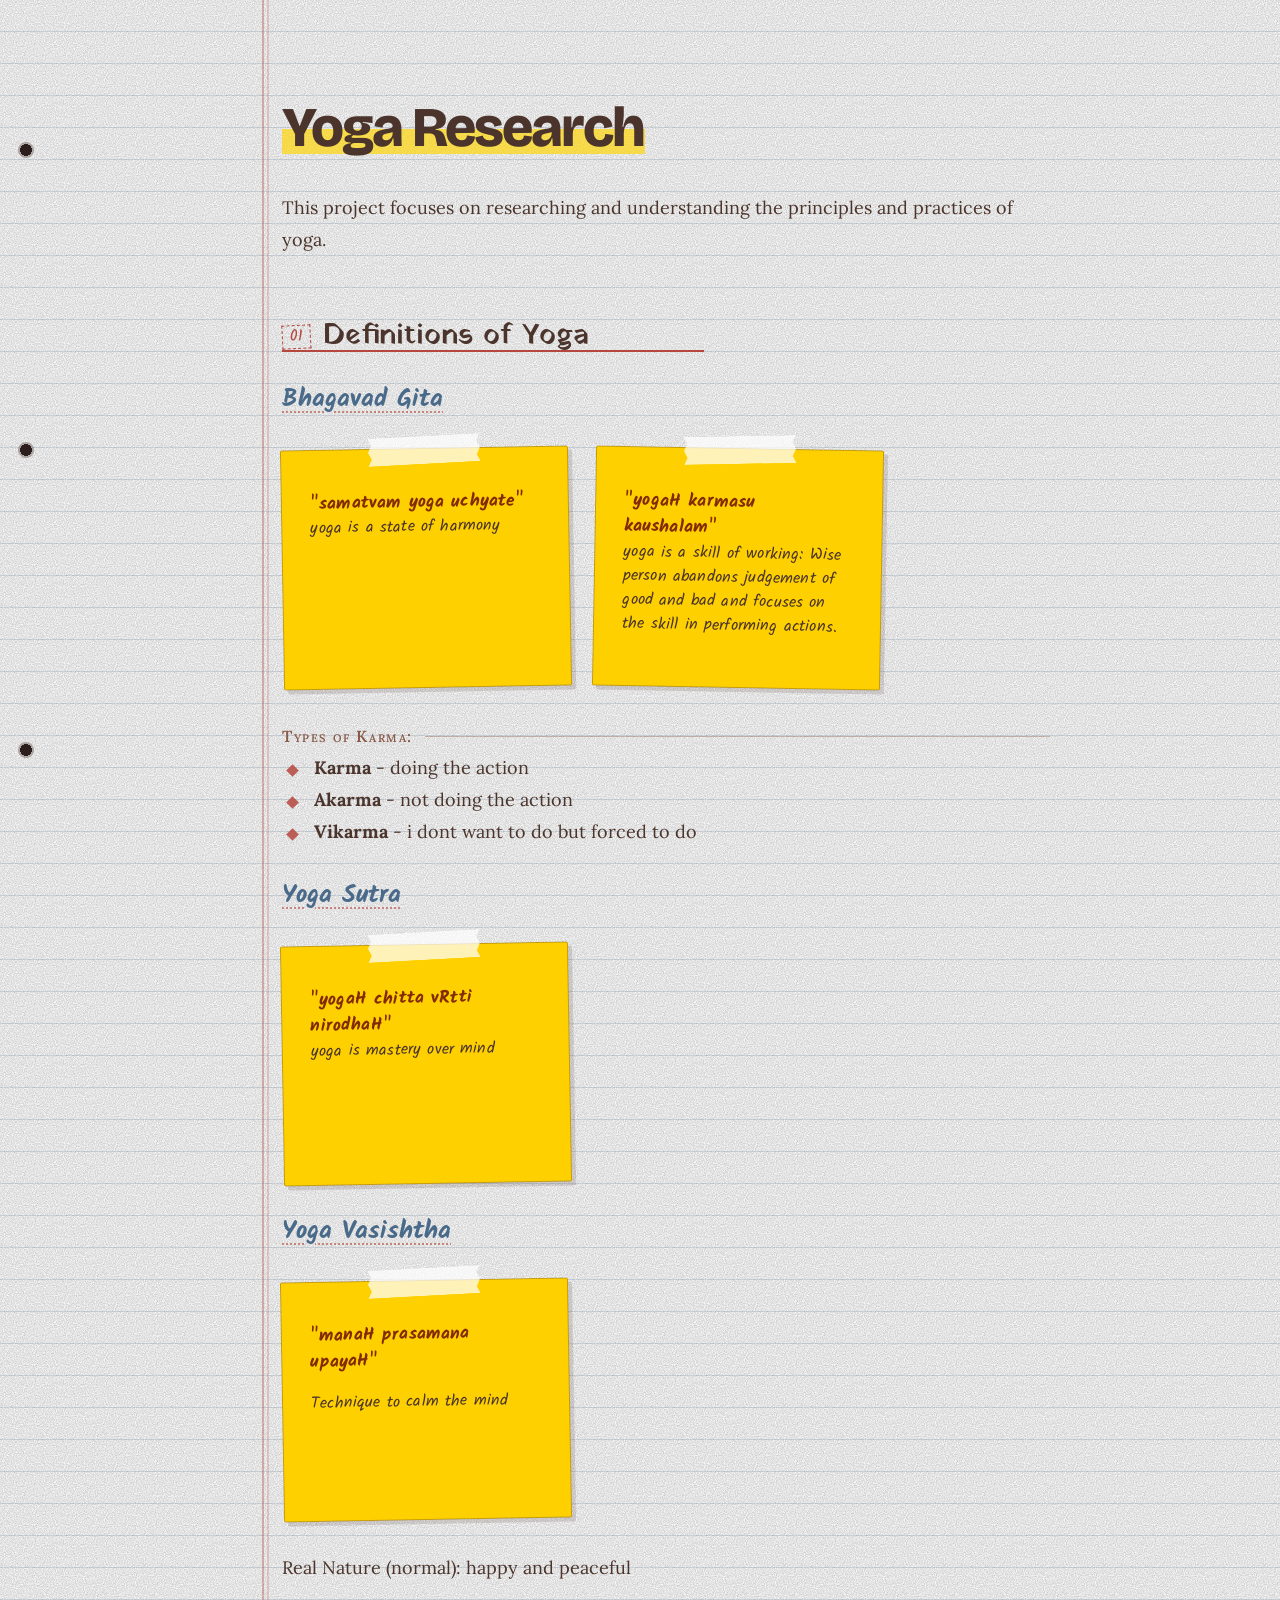
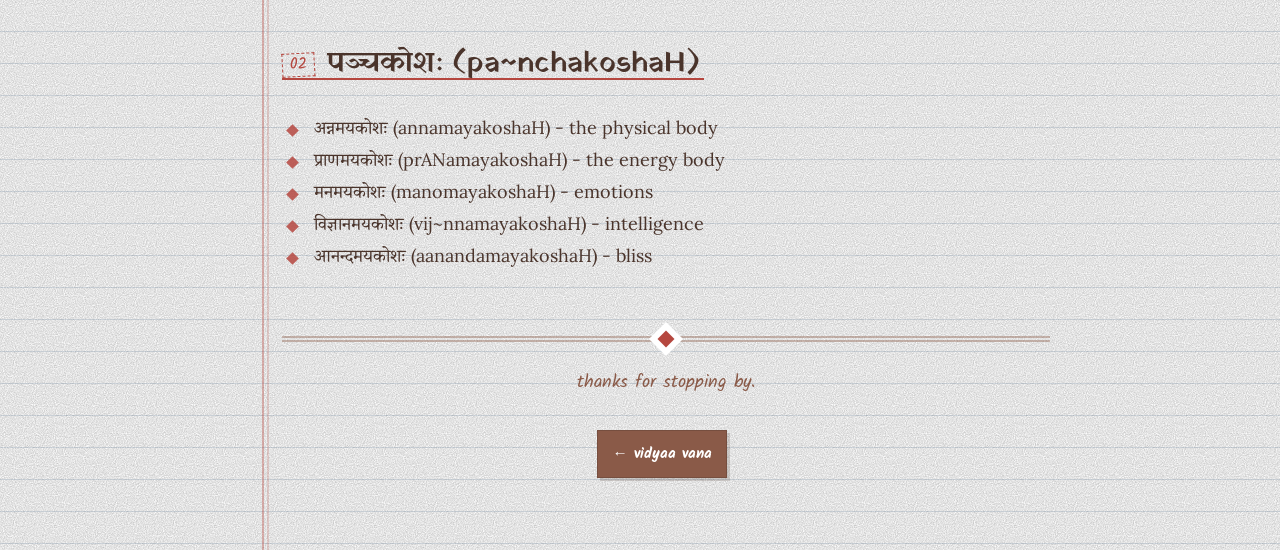
<file: vidyaa-vana-labs/yogasana/yogasana-research.html>
<!DOCTYPE html>
<html lang="en">
<head>
  <meta charset="UTF-8">
  <meta name="viewport" content="width=device-width, initial-scale=1.0">
  <title>Vidyaa Vana Labs - Yoga Research</title>

  <!-- Devanagari font -->
  <link href="https://fonts.googleapis.com/css2?family=Palanquin+Dark:wght@400;500;600;700&display=swap" rel="stylesheet">

  <link rel="stylesheet" href="../../style.css">
  <link rel="stylesheet" href="../../research.css">
</head>
<body class="research">
  <h1>Yoga Research</h1>
  <p>This project focuses on researching and understanding the principles and practices of yoga.</p>

  <h2>Definitions of Yoga</h2>

<h3>Bhagavad Gita</h3>
<div class="notes">
  <div class="sticky-note">
  <p>
    <strong>"samatvam yoga uchyate"</strong><br>
    yoga is a state of harmony
  </p>
</div>

  <div class="sticky-note">
    <p>
      <strong>"yogaH karmasu kaushalam"</strong><br>
      yoga is a skill of working: Wise person abandons judgement of good and bad and focuses on the skill in performing actions.
    </p>
  </div>
</div>
<h4>Types of Karma:</h4>
<ul>
  <li><strong>Karma</strong> - doing the action</li>
  <li><strong>Akarma</strong> - not doing the action</li>
  <li><strong>Vikarma</strong> - i dont want to do but forced to do</li>
</ul>

<h3>Yoga Sutra</h3>
<div class="notes">
  <div class="sticky-note">
    <p>
      <strong>"yogaH chitta vRtti nirodhaH"</strong><br>
      yoga is mastery over mind
    </p>
  </div>
</div>

<h3>Yoga Vasishtha</h3>
<div class="notes">
  <div class="sticky-note">
    <p><strong>"manaH prasamana upayaH"</strong></p>
    <p>Technique to calm the mind</p>
  </div>
</div>

  <p>Real Nature (normal): happy and peaceful</p>

  <h2>पञ्चकोशः (pa~nchakoshaH)</h2>
  <ul>
    <li>अन्नमयकोशः (annamayakoshaH) - the physical body</li>
    <li>प्राणमयकोशः (prANamayakoshaH) - the energy body</li>
    <li>मनमयकोशः (manomayakoshaH) - emotions</li>
    <li>विज्ञानमयकोशः (vij~nnamayakoshaH) - intelligence</li>
    <li>आनन्दमयकोशः (aanandamayakoshaH) - bliss</li>
  </ul>

  <footer>
    <p>thanks for stopping by.</p>
    <a href="../landing.html" class="btn">← vidyaa vana</a>
  </footer>
</body>
</html>
</file>
<file: style.css>
/* Keep @import on line 1 (or swap it for a <link> in your HTML). */
@import url("https://fonts.googleapis.com/css2?family=Lora:ital,wght@0,400..700;1,400..600&family=Yatra+One&family=Kalam:wght@400;700&family=Bricolage+Grotesque:opsz,wght@12..96,400..800&family=Noto+Serif+Devanagari:wght@400..700&display=swap");
@import url('https://fonts.googleapis.com/css2?family=Palanquin+Dark:wght@400;500;600;700&display=swap');

:root {
  /* page */
  --night: #2b1e1d;      /* warm dark brown, softer than black */
  --text: #dccfb6;       /* page text */
  --gold: #e6c27a;       /* muted marigold for links on the dark page */
  --yellow: #ffd60a;     /* h1 only: swap for var(--gold) to soften */

  /* paper + ink */
  --paper: #ffffff;
  --ink: #4a342b;
  --clay: #8a5a48;
  --shade: #6e4a3d;      /* soft offset shadow */
  --terracotta: #b5473f;
  --pen: #4a6a8a;        /* blue pen for handwritten notes */
  --brown-pen: #822b03;

  /* soft tints for tags + sheets */
  --blush: #f0dcd2;
  --mist: #e2e5d3;
  --rose: #e8c4bd;
  --sage: #c9d4bd;
  --teal: #bcd2cf;

  --edge: 2px solid #6e5043;
  --display: "Yatra One", "Lora", Georgia, serif;
  --hand: "Kalam", "Segoe Print", "Bradley Hand", cursive;

  /* paper grain */
  --grain: url("data:image/svg+xml,%3Csvg xmlns='http://www.w3.org/2000/svg' width='160' height='160'%3E%3Cfilter id='n'%3E%3CfeTurbulence type='fractalNoise' baseFrequency='.9' numOctaves='2' stitchTiles='stitch'/%3E%3CfeColorMatrix values='0 0 0 0 0 0 0 0 0 0 0 0 0 0 0 .3 0 0 0 -.04'/%3E%3C/filter%3E%3Crect width='100%25' height='100%25' filter='url(%23n)'/%3E%3C/svg%3E");

  
  /* washi tape ends */
  --torn: polygon(0 0, 100% 0, 97% 25%, 100% 50%, 97% 75%, 100% 100%, 0 100%, 3% 75%, 0 50%, 3% 25%);
}

* {
  box-sizing: border-box;
}

/* ---------- page ---------- */

html {
  background-color: var(--night);
  background-image:
    repeating-linear-gradient(45deg, rgba(230, 194, 122, 0.05) 0 1px, transparent 1px 28px),
    repeating-linear-gradient(-45deg, rgba(230, 194, 122, 0.05) 0 1px, transparent 1px 28px);
}

body {
  font-family: "Lora", "Noto Serif Devanagari", Georgia, serif;
  font-size: 1.0625rem;
  color: var(--text);
  max-width: 860px;
  margin: 0 auto;
  padding: 4.75rem 1.25rem 3.5rem;
  line-height: 1.7;
}

/* marigold garland across the top */
body::before {
  content: "";
  position: fixed;
  top: 0;
  left: 0;
  right: 0;
  height: 38px;
  background-image: var(--garland);
  background-size: 32px 38px;
  background-repeat: repeat-x;
  z-index: 100;
  pointer-events: none;
}

a {
  color: var(--gold);
  text-underline-offset: 3px;
}

:is(.box, .project-card) a {
  color: var(--terracotta);
  font-weight: 600;
}

::selection {
  background: var(--gold);
  color: var(--ink);
}

/* ---------- headings ---------- */

h1, h2, h3 {
  margin: 0 0 0.75rem;
  line-height: 1.15;
}

h1 {
  font-family: "Bricolage Grotesque", -apple-system, BlinkMacSystemFont, "Segoe UI", Roboto, sans-serif;
  font-weight: 800;
  font-size: clamp(2.6rem, 9vw, 4.75rem);
  line-height: 1.05;
  letter-spacing: -0.04em;
  color: var(--yellow);
  text-shadow: 4px 4px 0 #5c4b00;
}

/* h2 = painted banner */
h2 {
  display: inline-block;
  font-family: var(--display);
  font-weight: 400;
  font-size: clamp(1.4rem, 4vw, 1.9rem);
  background: var(--gold);
  color: var(--ink);
  padding: 0.15em 0.7em;
  border: var(--edge);
  box-shadow: 4px 4px 0 var(--shade);
  transform: rotate(-1.5deg);
  margin-bottom: 1rem;
}

h3 {
  font-family: var(--display);
  font-weight: 400;
  font-size: 1.35rem;
  text-decoration: underline wavy;
  text-decoration-color: rgba(230, 194, 122, 0.6);
  text-decoration-thickness: 1.5px;
  text-underline-offset: 5px;
}

:is(.box, .project-card) h1 {
  color: var(--ink);
  text-shadow: 3px 3px 0 rgba(138, 90, 72, 0.3);
}

:is(.box, .project-card) h2 {
  background: var(--clay);
  color: var(--paper);
  border-color: var(--clay);
  box-shadow: 3px 3px 0 rgba(74, 52, 43, 0.25);
}

:is(.box, .project-card) h3 {
  color: var(--ink);
  text-decoration-color: rgba(181, 71, 63, 0.55);
}

/* ---------- sticker badge ---------- */

.badge {
  display: inline-block;
  background: var(--terracotta);
  color: var(--paper);
  font-family: var(--hand);
  font-weight: 700;
  font-size: 1rem;
  line-height: 1.5;
  padding: 2px 14px;
  margin-bottom: 1rem;
  border-radius: 999px;
  box-shadow: 0 0 0 3px var(--paper);
  transform: rotate(-4deg);
}

/* ---------- journal pages ---------- */

.box,
.project-card {
  position: relative;
  border: var(--edge);
  padding: 1.75rem 1.5rem 1.5rem;
  margin: 2.75rem 0;
  color: var(--ink);
  background-color: var(--sheet, var(--paper));
  box-shadow: 5px 5px 0 var(--shade);
  transform: rotate(var(--tilt, -0.5deg));
  transition: transform 0.18s ease, box-shadow 0.18s ease;
  --photo-shadow: rgba(74, 52, 43, 0.3);
}

/* sheets cycle through cream, blush, sage */
:is(.box, .project-card):nth-of-type(3n + 1) { --sheet: var(--paper); }
:is(.box, .project-card):nth-of-type(3n + 2) { --sheet: var(--blush); }
:is(.box, .project-card):nth-of-type(3n)     { --sheet: var(--mist); }

:is(.box, .project-card):nth-of-type(odd)  { --tilt: -0.6deg; }
:is(.box, .project-card):nth-of-type(even) { --tilt: 0.8deg; }

.box:hover,
.project-card:hover {
  transform: rotate(0deg) translate(-3px, -3px);
  box-shadow: 8px 8px 0 var(--shade);
}

/* plain white washi tape */
.box::before,
.project-card::before {
  content: "";
  position: absolute;
  top: -13px;
  left: 50%;
  width: 112px;
  height: 28px;
  z-index: 2;
  pointer-events: none;
  background: rgba(255, 255, 255, 0.72);
  clip-path: var(--torn);
  transform: translateX(-50%) rotate(-2deg);
}

:is(.box, .project-card):nth-of-type(even)::before {
  left: 24%;
  transform: translateX(-50%) rotate(3deg);
}

/* .box = ruled notebook page: punch holes, margin line, faint lines */
.box {
  --margin-x: 52px;
  --hole-x: 22px;
  padding-left: 4rem;
  background-image:
    radial-gradient(circle at var(--hole-x) 14%, var(--night) 0 5px, rgba(74, 52, 43, 0.35) 5px 6.5px, transparent 7.5px),
    radial-gradient(circle at var(--hole-x) 50%, var(--night) 0 5px, rgba(74, 52, 43, 0.35) 5px 6.5px, transparent 7.5px),
    radial-gradient(circle at var(--hole-x) 86%, var(--night) 0 5px, rgba(74, 52, 43, 0.35) 5px 6.5px, transparent 7.5px),
    linear-gradient(90deg, transparent calc(var(--margin-x) - 1px), rgba(181, 71, 63, 0.4) calc(var(--margin-x) - 1px) calc(var(--margin-x) + 1px), transparent calc(var(--margin-x) + 1px)),
    repeating-linear-gradient(transparent 0 27px, rgba(74, 52, 43, 0.12) 27px 28px),
    var(--grain);
  background-size: auto, auto, auto, auto, auto, 160px 160px;
  line-height: 28px;
}

/* .project-card = dot-grid bullet journal page */
.project-card {
  background-image:
    radial-gradient(rgba(74, 52, 43, 0.2) 1.3px, transparent 1.8px),
    var(--grain);
  background-size: 22px 22px, 160px 160px;
}

/* ---------- journal entries ---------- */
/* <article class="box entry">
     <div class="entry-head"><span class="entry-date">Fri, Oct 30</span><span class="entry-meta">mood: calm · chai on the desk</span></div>
     <h2>Title</h2>
     <p>…</p>
   </article> */

.entry-head {
  display: flex;
  flex-wrap: wrap;
  justify-content: space-between;
  align-items: baseline;
  gap: 0.25rem 1rem;
  margin-bottom: 0.5rem;
}

.entry-date {
  display: inline-block;
  font-family: var(--hand);
  font-size: 1.15rem;
  font-weight: 700;
  line-height: 1.5;
  color: var(--clay);
  padding: 0 0.7rem;
  border: 1.5px dashed var(--clay);
  background: rgba(255, 255, 255, 0.35);
  transform: rotate(-2deg);
}

.entry-meta {
  font-family: var(--hand);
  font-size: 1.05rem;
  color: var(--pen);
}

.entry p {
  margin: 0 0 28px;
}

blockquote {
  margin: 0 0 28px;
  padding-left: 1rem;
  border-left: 3px dashed var(--rose);
  font-family: var(--hand);
  font-size: 1.2rem;
  color: var(--pen);
}

/* ---------- tags: soft painted labels ---------- */

.tags {
  display: flex;
  flex-wrap: wrap;
  gap: 10px 8px;
  margin: 1rem 0 1.5rem 0;
  line-height: 1.5;
}

.tag {
  border: 1.5px solid rgba(74, 52, 43, 0.45);
  background: #fbf3e3;
  color: var(--ink);
  padding: 0 11px;
  font-family: var(--hand);
  font-size: 1.05rem;
  font-weight: 700;
  transform: rotate(-2deg);
}

.tag:nth-child(4n + 2) { background: var(--rose); transform: rotate(1.5deg); }
.tag:nth-child(4n + 3) { background: var(--sage); transform: rotate(-0.8deg); }
.tag:nth-child(4n)     { background: var(--teal); transform: rotate(1deg); }

/* ---------- buttons / links ---------- */

ul.links {
  list-style: none;
  padding: 0;
  display: flex;
  flex-wrap: wrap;
  gap: 12px;
  margin: 1.25rem 0;
  line-height: 1.5;
}

ul.links a,
.btn {
  display: inline-block;
  padding: 6px 14px;
  background: var(--gold);
  color: var(--ink);
  text-decoration: none;
  font-weight: 600;
  font-size: 0.95rem;
  border: var(--edge);
  box-shadow: 3px 3px 0 var(--shade);
  transition: transform 0.1s, box-shadow 0.1s, background 0.1s;
}

ul.links a:hover,
.btn:hover {
  transform: translate(-2px, -2px);
  box-shadow: 5px 5px 0 var(--shade);
  background: var(--paper);
}

/* on paper */
:is(.box, .project-card) :is(ul.links a, .btn) {
  background: var(--clay);
  color: var(--paper);
  border-color: var(--clay);
  box-shadow: 3px 3px 0 rgba(74, 52, 43, 0.25);
}

:is(.box, .project-card) :is(ul.links a, .btn):hover {
  background: var(--terracotta);
  border-color: var(--terracotta);
  color: var(--paper);
  box-shadow: 5px 5px 0 rgba(74, 52, 43, 0.25);
}

a:focus-visible,
.btn:focus-visible {
  outline: 3px solid var(--gold);
  outline-offset: 3px;
}

:is(.box, .project-card) :focus-visible {
  outline-color: var(--terracotta);
}

/* ---------- bullets: little diamonds ---------- */

.project-bullets {
  list-style: none;
  padding-left: 1.75rem;
  padding-right: 1rem;
  margin: 0.5rem 0;
  line-height: 1.5;
  color: var(--ink);
}

.project-bullets li {
  position: relative;
  margin-bottom: 0.9rem;
}

.project-bullets li::before {
  content: "";
  position: absolute;
  left: -1.2rem;
  top: 0.55em;
  width: 8px;
  height: 8px;
  background: var(--terracotta);
  opacity: 0.8;
  transform: rotate(45deg);
}

/* soft highlighter */
.project-bullets strong {
  color: var(--ink);
  background: linear-gradient(transparent 58%, rgba(230, 194, 122, 0.55) 58%);
}

/* ---------- extras ---------- */

/* handwritten margin note: <span class="note">remember this</span> */
.note {
  display: inline-block;
  font-family: var(--hand);
  font-size: 1.3rem;
  font-weight: 700;
  line-height: 1.2;
  color: var(--gold);
  transform: rotate(-3deg);
}

:is(.box, .project-card) .note { color: var(--pen); }

/* round seal on a card corner: <span class="sticker">day 12</span> */
.sticker {
  position: absolute;
  top: -22px;
  right: -12px;
  width: 78px;
  height: 78px;
  display: grid;
  place-items: center;
  text-align: center;
  font-family: var(--display);
  font-size: 0.9rem;
  line-height: 1.1;
  background: var(--terracotta);
  color: var(--paper);
  border: 3px solid var(--paper);
  border-radius: 50%;
  outline: 1.5px dotted rgba(243, 231, 208, 0.7);
  outline-offset: -9px;
  transform: rotate(12deg);
  z-index: 3;
}

/* ---------- photos: polaroids ---------- */

.photo-grid {
  display: grid;
  grid-template-columns: repeat(auto-fit, minmax(170px, 1fr));
  gap: 22px 18px;
  margin: 2rem 0;
}

.photo-grid img {
  position: relative;
  width: 100%;
  height: 220px;
  object-fit: cover;
  padding: 10px 10px 40px;
  background: #fbf6ea;
  border: 1.5px solid rgba(74, 52, 43, 0.35);
  box-shadow: 4px 4px 0 var(--photo-shadow, rgba(0, 0, 0, 0.35));
  transform: rotate(-2.5deg);
  transition: transform 0.18s ease, box-shadow 0.18s ease;
}

.photo-grid img:nth-child(4n + 2) { transform: rotate(2deg); margin-top: 14px; }
.photo-grid img:nth-child(4n + 3) { transform: rotate(-1deg); }
.photo-grid img:nth-child(4n)     { transform: rotate(3deg); margin-top: 10px; }

.photo-grid img:hover {
  transform: rotate(0deg) scale(1.05);
  box-shadow: 7px 7px 0 var(--photo-shadow, rgba(0, 0, 0, 0.35));
  z-index: 5;
}

.profile {
  width: 200px;
  height: 200px;
  object-fit: cover;
  border-radius: 50%;
  border: 4px solid var(--paper);
  box-shadow: 4px 4px 0 var(--shade);
  margin-bottom: 1.5rem;
}

/* ---------- footer ---------- */

footer {
  position: relative;
  margin-top: 4rem;
  padding-top: 1.5rem;
  border-top: 6px double rgba(230, 194, 122, 0.45);
  font-family: var(--hand);
  font-size: 1.15rem;
  color: rgba(220, 207, 182, 0.75);
  text-align: center;
}

footer::before {
  content: "";
  position: absolute;
  top: -9px;
  left: 50%;
  width: 12px;
  height: 12px;
  background: var(--terracotta);
  box-shadow: 0 0 0 6px var(--night);
  transform: translateX(-50%) rotate(45deg);
}

/* ---------- small screens + reduced motion ---------- */

@media (max-width: 560px) {
  .box {
    --margin-x: 38px;
    --hole-x: 15px;
    padding-left: 3rem;
  }

  .box,
  .project-card {
    padding-right: 1.25rem;
    margin: 2.5rem 0;
  }

  .project-bullets {
    padding-left: 1.5rem;
    padding-right: 0.5rem;
  }

  .sticker {
    right: -6px;
  }
}

@media (prefers-reduced-motion: reduce) {
  *,
  *::before,
  *::after {
    transition: none !important;
  }
}
</file>
<file: research.css>
/* ==========================================================
   RESEARCH / BLOG PAGES
   Load AFTER styles-journal.css, and add class="research" to <body>.
   The whole page becomes notebook paper: ruled lines, margin line,
   binder holes. Everything sits on a 2rem (32px) line grid, so text
   lands on the rules.
   ========================================================== */

/* ---------- the notebook itself ---------- */

:root {
      --torn: polygon(0 0, 100% 0, 97% 25%, 100% 50%, 97% 75%, 100% 100%, 0 100%, 3% 75%, 0 50%, 3% 25%);
}

html:has(body.research) {
  background-color: var(--paper);
  background-image:
    repeating-linear-gradient(transparent 0 calc(2rem - 1px), rgba(74, 106, 138, 0.2) calc(2rem - 1px) 2rem),
    var(--grain);
  background-size: auto, 160px 160px;
}

/* binder holes down the left edge */
html:has(body.research)::before {
  content: "";
  position: fixed;
  top: 0;
  bottom: 0;
  left: 14px;
  width: 24px;
  z-index: 1;
  pointer-events: none;
  background-image: radial-gradient(circle at 12px 50%, var(--night) 0 6px, rgba(74, 52, 43, 0.35) 6px 7.5px, transparent 8.5px);
  background-size: 24px 33.334vh;
  background-repeat: repeat-y;
}

body.research {
  position: relative;
  min-height: 100vh;
  padding: 6rem 1.25rem 4rem 4.5rem; /* 6rem top = 3 ruled rows */
  color: var(--ink);
  font-size: 1.125rem;
  line-height: 2rem;
  counter-reset: sec fig;
}

/* double red margin line */
body.research::after {
  content: "";
  position: absolute;
  top: 0;
  bottom: 0;
  left: 3.25rem;
  width: 2px;
  background: rgba(181, 71, 63, 0.38);
  box-shadow: 5px 0 0 rgba(181, 71, 63, 0.2);
  pointer-events: none;
}

/* ---------- headings: each level looks different ---------- */

/* h1: page title, ink on a yellow highlighter band */
body.research h1 {
  display: block;
  width: fit-content;
  max-width: 100%;
  margin: 0 0 2rem;
  font-size: clamp(2.2rem, 6.5vw, 3.5rem);
  line-height: 4rem;
  letter-spacing: -0.035em;
  color: var(--ink);
  text-shadow: none;
  background: linear-gradient(transparent 52%, rgba(255, 214, 10, 0.7) 52% 90%, transparent 90%) 0 0 / 100% 4rem repeat-y;
}

/* h2: numbered section, underlined on the rule */
body.research h2 {
  display: block;
  margin: 4rem 0 2rem;
  padding: 0;
  font-size: 1.8rem;
  line-height: 2rem;
  color: var(--ink);
  background: linear-gradient(90deg, var(--terracotta) 0 55%, transparent 55%) 0 100% / 100% 2px no-repeat;
  border: 0;
  box-shadow: none;
  transform: none;
  counter-increment: sec;
}

body.research h2::before {
  content: counter(sec, decimal-leading-zero);
  display: inline-block;
  margin-right: 0.7rem;
  padding: 0 0.45rem;
  font-family: var(--hand);
  font-size: 1rem;
  line-height: 1.4;
  color: var(--terracotta);
  border: 1.5px dashed var(--terracotta);
  transform: rotate(-3deg) translateY(-2px);
}

/* opt out of numbering: <h2 class="plain"> */
body.research h2.plain {
  counter-increment: none;
}

body.research h2.plain::before {
  display: none;
}

/* h3: blue-pen handwriting, dotted underline */
body.research h3 {
  margin: 2rem 0 0;
  font-family: var(--hand);
  font-weight: 700;
  font-size: 1.55rem;
  line-height: 2rem;
  color: var(--pen);
  text-decoration: underline dotted;
  text-decoration-color: rgba(181, 71, 63, 0.6);
  text-decoration-thickness: 2px;
  text-underline-offset: 5px;
}

/* h4: small-caps label with a trailing line */
body.research h4 {
  display: flex;
  align-items: center;
  gap: 0.75rem;
  margin: 2rem 0 0;
  font-size: 1rem;
  font-weight: 600;
  font-variant: small-caps;
  letter-spacing: 0.1em;
  line-height: 2rem;
  color: var(--clay);
}

body.research h4::after {
  content: "";
  flex: 1;
  height: 1px;
  background: rgba(138, 90, 72, 0.4);
}

/* ---------- text ---------- */

body.research p {
  margin: 0 0 2rem;
}

/* optional intro paragraph with a drop cap: <p class="lede"> */
body.research .lede::first-letter {
  float: left;
  margin-right: 0.5rem;
  font-family: var(--display);
  font-size: 3.5rem;
  line-height: 4rem;
  color: var(--terracotta);
}

body.research a:not(.btn):not(ul.links a) {
  color: var(--terracotta);
  text-decoration-color: rgba(181, 71, 63, 0.4);
  text-decoration-thickness: 1.5px;
  text-underline-offset: 3px;
}

body.research a:not(.btn):not(ul.links a):hover {
  background: rgba(230, 194, 122, 0.45);
  text-decoration-color: var(--terracotta);
}

body.research mark {
  background: linear-gradient(transparent 55%, rgba(230, 194, 122, 0.7) 55%);
  color: inherit;
  padding: 0 2px;
}

body.research sup {
  font-family: var(--hand);
  font-size: 0.85em;
  line-height: 0;
  color: var(--terracotta);
}

/* date + meta line under the title: <p class="meta"> */
body.research .meta {
  display: flex;
  flex-wrap: wrap;
  gap: 0 1rem;
  font-family: var(--hand);
  font-size: 1.1rem;
  color: var(--pen);
}

body.research .tags {
  margin: 0 0 2rem;
}

body.research .badge {
  display: inline-block;
  margin: 0 0 1.5rem;
  padding: 0.2rem 0.9rem;
  background: rgba(181, 71, 63, 0.15);
  border: 1.5px solid rgba(181, 71, 63, 0.6);
  border-radius: 999px;
  color: var(--clay);
  font-family: var(--hand);
  font-size: 1.05rem;
  font-weight: 700;
  letter-spacing: 0.05em;
  text-transform: uppercase;
  transform: rotate(-3deg);
}

body.research .box,
body.research .project-card {
  position: relative;
  margin: 0 0 2rem;
  padding: 1.5rem 1.25rem 1.25rem 3.75rem;
  background: rgba(255, 255, 255, 0.25);
  border: 1.5px solid rgba(74, 52, 43, 0.32);
  box-shadow: 4px 4px 0 rgba(74, 52, 43, 0.16);
}

body.research .box {
  background-image:
    radial-gradient(circle at 1.1rem 16%, var(--night) 0 5px, rgba(74, 52, 43, 0.35) 5px 6.5px, transparent 7.5px),
    radial-gradient(circle at 1.1rem 50%, var(--night) 0 5px, rgba(74, 52, 43, 0.35) 5px 6.5px, transparent 7.5px),
    radial-gradient(circle at 1.1rem 84%, var(--night) 0 5px, rgba(74, 52, 43, 0.35) 5px 6.5px, transparent 7.5px),
    linear-gradient(90deg, transparent calc(3rem - 1px), rgba(181, 71, 63, 0.38) calc(3rem - 1px) calc(3rem + 1px), transparent calc(3rem + 1px)),
    repeating-linear-gradient(transparent 0 calc(2rem - 1px), rgba(74, 52, 43, 0.08) calc(2rem - 1px) 2rem),
    var(--grain);
  background-size: auto, auto, auto, auto, auto, 160px 160px;
}

body.research .project-card {
  background-image:
    radial-gradient(rgba(74, 52, 43, 0.18) 1.2px, transparent 1.7px),
    linear-gradient(180deg, rgba(255,255,255,0.4), rgba(255,255,255,0.1)),
    var(--grain);
  background-size: 22px 22px, auto, 160px 160px;
}

body.research .box::before,
body.research .project-card::before {
  content: "";
  position: absolute;
  top: -0.8rem;
  left: 50%;
  width: 6.5rem;
  height: 1.5rem;
  background: rgba(255, 255, 255, 0.72);
  clip-path: var(--torn);
  transform: translateX(-50%) rotate(-2deg);
  pointer-events: none;
}

body.research .box > :last-child,
body.research .project-card > :last-child {
  margin-bottom: 0;
}

body.research .box h2,
body.research .project-card h2 {
  margin-top: 0;
  margin-bottom: 1rem;
  padding: 0;
  background: none;
  border: 0;
  box-shadow: none;
  transform: none;
  color: var(--ink);
}

body.research .box h2::before,
body.research .project-card h2::before {
  display: none;
}

body.research .tags {
  display: flex;
  flex-wrap: wrap;
  gap: 0.5rem 0.6rem;
  margin: 0 0 1.25rem;
}

body.research .tag {
  display: inline-block;
  padding: 0.15rem 0.7rem;
  border: 1.5px solid rgba(74, 52, 43, 0.35);
  background: rgba(255, 255, 255, 0.4);
  color: var(--ink);
  font-family: var(--hand);
  font-size: 1rem;
  font-weight: 700;
  transform: rotate(-2deg);
}

body.research .tag:nth-child(4n + 2) { background: rgba(232, 196, 189, 0.7); transform: rotate(1.5deg); }
body.research .tag:nth-child(4n + 3) { background: rgba(201, 212, 189, 0.7); transform: rotate(-1deg); }
body.research .tag:nth-child(4n) { background: rgba(188, 210, 207, 0.6); transform: rotate(1deg); }

body.research .project-bullets {
  list-style: none;
  margin: 0 0 1.5rem;
  padding-left: 1.5rem;
}

body.research .project-bullets li {
  position: relative;
  margin-bottom: 0.65rem;
  line-height: 1.7;
}

body.research .project-bullets li::before {
  content: "";
  position: absolute;
  left: -1.1rem;
  top: 0.55rem;
  width: 0.5rem;
  height: 0.5rem;
  background: var(--terracotta);
  transform: rotate(45deg);
}

body.research .btn {
  display: inline-block;
  margin-right: 0.5rem;
  margin-bottom: 0.5rem;
  padding: 0.45rem 0.9rem;
  background: var(--clay);
  color: #fff;
  border: 1.5px solid rgba(74, 52, 43, 0.3);
  box-shadow: 3px 3px 0 rgba(74, 52, 43, 0.18);
  font-weight: 700;
  text-decoration: none;
  transition: transform 0.12s ease, box-shadow 0.12s ease, background 0.12s ease;
}

body.research .btn:hover {
  transform: translate(-2px, -2px);
  box-shadow: 5px 5px 0 rgba(74, 52, 43, 0.18);
  background: var(--terracotta);
}

/* ---------- lists ---------- */

body.research :is(ul, ol):not(.links, .tags, .project-bullets) {
  margin: 0 0 2rem;
  padding: 0;
  list-style: none;
}

body.research :is(ul, ol):not(.links, .tags, .project-bullets) :is(ul, ol) {
  margin: 0;
}

body.research :is(ul, ol):not(.links, .tags, .project-bullets) > li {
  position: relative;
  padding-left: 2rem;
  line-height: 2rem;
}

/* ul: terracotta diamonds, hollow when nested */
body.research ul:not(.links, .tags, .project-bullets) > li::before {
  content: "";
  position: absolute;
  left: 0.4rem;
  top: 0.85rem;
  width: 9px;
  height: 9px;
  background: var(--terracotta);
  opacity: 0.85;
  transform: rotate(45deg);
}

body.research ul ul:not(.links, .tags) > li::before {
  background: transparent;
  border: 1.5px solid var(--terracotta);
  width: 8px;
  height: 8px;
}

/* ol: handwritten numbers in circles */
body.research ol {
  counter-reset: rn;
}

body.research ol > li {
  counter-increment: rn;
  padding-left: 2.4rem;
}

body.research ol > li::before {
  content: counter(rn);
  position: absolute;
  left: 0;
  top: 0.3rem;
  width: 1.4rem;
  height: 1.4rem;
  display: grid;
  place-items: center;
  font-family: var(--hand);
  font-weight: 700;
  font-size: 0.95rem;
  line-height: 1;
  color: var(--terracotta);
  border: 1.5px solid var(--terracotta);
  border-radius: 50%;
}

/* checklist: <ul class="checklist"><li class="done">…</li></ul> */
body.research ul.checklist > li::before {
  left: 0.2rem;
  top: 0.55rem;
  width: 1rem;
  height: 1rem;
  background: transparent;
  border: 2px solid var(--clay);
  border-radius: 3px;
  opacity: 1;
  transform: none;
}

body.research ul.checklist > li.done {
  color: rgba(74, 52, 43, 0.6);
  text-decoration: line-through;
  text-decoration-color: rgba(181, 71, 63, 0.5);
}

body.research ul.checklist > li.done::before {
  background: var(--sage);
}

body.research ul.checklist > li.done::after {
  content: "";
  position: absolute;
  left: 0.55rem;
  top: 0.6rem;
  width: 5px;
  height: 10px;
  border: solid var(--ink);
  border-width: 0 2px 2px 0;
  transform: rotate(45deg);
}

/* definition list */
body.research dl {
  margin: 0 0 2rem;
}

body.research dt {
  font-family: var(--hand);
  font-weight: 700;
  font-size: 1.15rem;
  line-height: 2rem;
  color: var(--terracotta);
}

body.research dd {
  margin: 0 0 0 1.5rem;
  padding-left: 1rem;
  border-left: 2px dashed rgba(138, 90, 72, 0.4);
}

/* ---------- quotes ---------- */

body.research blockquote {
  position: relative;
  isolation: isolate;
  margin: 0 0 2rem;
  padding: 0 0 0 1.5rem;
  border-left: 3px solid var(--rose);
  font-family: var(--hand);
  font-size: 1.3rem;
  line-height: 2rem;
  color: var(--pen);
}

body.research blockquote::before {
  content: "\201C";
  position: absolute;
  top: -0.6rem;
  left: 0.6rem;
  z-index: -1;
  font-family: var(--display);
  font-size: 5rem;
  line-height: 1;
  color: rgba(232, 196, 189, 0.6);
}

body.research blockquote p:last-child {
  margin-bottom: 0;
}

body.research blockquote cite {
  display: block;
  font-size: 1rem;
  font-style: normal;
  color: var(--clay);
}

/* ---------- code ---------- */

body.research :not(pre) > code {
  padding: 0.05em 0.4em;
  font-family: ui-monospace, SFMono-Regular, Menlo, Consolas, monospace;
  font-size: 0.88em;
  color: var(--terracotta);
  background: rgba(138, 90, 72, 0.13);
  border-radius: 4px;
}

body.research pre {
  margin: 0 0 2rem;
  padding: 1rem 1.25rem;
  overflow-x: auto;
  font-family: ui-monospace, SFMono-Regular, Menlo, Consolas, monospace;
  font-size: 0.9rem;
  line-height: 2rem;
  color: var(--ink);
  background: #fbf3e3;
  outline: 1.5px dashed rgba(138, 90, 72, 0.6);
  outline-offset: -7px;
  box-shadow: 4px 4px 0 rgba(74, 52, 43, 0.2);
}

body.research pre code {
  padding: 0;
  font: inherit;
  color: inherit;
  background: none;
}

/* ---------- tables ---------- */

body.research table {
  width: 100%;
  margin: 0 0 2rem;
  border-collapse: collapse;
  font-size: 0.98rem;
  line-height: 2rem;
}

body.research th,
body.research td {
  padding: 0 0.75rem;
  text-align: left;
}

body.research th {
  font-family: var(--hand);
  font-size: 1.1rem;
  color: var(--ink);
  background: rgba(232, 196, 189, 0.55);
}

body.research tbody tr:nth-child(even) td {
  background: rgba(255, 255, 255, 0.3);
}

body.research caption {
  caption-side: bottom;
  padding-top: 0.5rem;
  text-align: left;
  font-family: var(--hand);
  color: var(--pen);
}

/* ---------- figures ---------- */

body.research figure {
  margin: 0 0 2rem;
}

body.research figure img {
  display: block;
  max-width: 100%;
  margin: 0 auto;
  padding: 10px;
  background: #fbf6ea;
  box-shadow: 4px 4px 0 rgba(74, 52, 43, 0.28);
  transform: rotate(-0.6deg);
}

body.research figcaption {
  counter-increment: fig;
  padding-top: 1rem;
  text-align: center;
  font-family: var(--hand);
  font-size: 1.05rem;
  line-height: 2rem;
  color: var(--pen);
}

body.research figcaption::before {
  content: "Fig. " counter(fig) " \2014  ";
  color: var(--terracotta);
}

/* ---------- callouts: sticky notes ---------- */
/* <div class="callout key" data-label="key finding">…</div>
   variants: (none) = note, .key, .warn, .idea */

body.research .callout {
  position: relative;
  margin: 0 0 2rem;
  padding: 1rem 1.25rem;
  color: var(--ink);
  background: var(--sticky, #f4e7bd);
  box-shadow: inset 0 0 0 1.5px rgba(74, 52, 43, 0.28), 4px 4px 0 rgba(74, 52, 43, 0.25);
  transform: rotate(-0.4deg);
}

body.research .callout.key  { --sticky: #dfe8d2; }
body.research .callout.warn { --sticky: #f1d5cc; }
body.research .callout.idea { --sticky: #d5e5e3; }

body.research .callout::before {
  content: attr(data-label);
  display: block;
  font-family: var(--hand);
  font-weight: 700;
  font-size: 1.1rem;
  line-height: 2rem;
  color: var(--clay);
}

body.research .callout:not([data-label])::before {
  display: none;
}

/* plain white washi tape */
body.research .callout::after {
  content: "";
  position: absolute;
  top: -13px;
  left: 50%;
  width: 96px;
  height: 26px;
  background: rgba(255, 255, 255, 0.72);
  clip-path: var(--torn);
  transform: translateX(-50%) rotate(-2deg);
  pointer-events: none;
}

body.research .callout > :last-child {
  margin-bottom: 0;
}

/* ---------- collapsible notes ---------- */

body.research details {
  margin: 0 0 2rem;
  padding: 0 1rem;
  background: rgba(255, 255, 255, 0.35);
  outline: 1.5px dashed rgba(138, 90, 72, 0.5);
  outline-offset: -6px;
}

body.research summary {
  font-family: var(--hand);
  font-weight: 700;
  font-size: 1.15rem;
  line-height: 2rem;
  color: var(--clay);
  cursor: pointer;
}

/* ---------- divider: line with a diamond ---------- */

body.research hr {
  height: 2rem;
  margin: 0 0 2rem;
  border: 0;
  background:
    url("data:image/svg+xml,%3Csvg xmlns='http://www.w3.org/2000/svg' width='14' height='14' viewBox='0 0 14 14'%3E%3Cpath d='M7 0l7 7-7 7-7-7z' fill='%23b5473f'/%3E%3C/svg%3E") center / 14px 14px no-repeat,
    linear-gradient(90deg, transparent, rgba(138, 90, 72, 0.45) 15% 85%, transparent) center / 100% 1px no-repeat;
}

/* ---------- footnotes ---------- */
/* <section class="footnotes"><ol><li>…</li></ol></section> */

body.research .footnotes {
  font-size: 0.92rem;
  color: var(--clay);
}

/* ---------- footer on paper ---------- */

body.research footer {
  color: var(--clay);
  border-top-color: rgba(138, 90, 72, 0.4);
}

body.research footer::before {
  box-shadow: 0 0 0 6px var(--paper);
}

/* ---------- small screens ---------- */

@media (max-width: 560px) {
  body.research {
    padding: 6rem 1rem 3rem 3.25rem;
    font-size: 1.0625rem;
  }

  body.research::after {
    left: 2.4rem;
  }

  html:has(body.research)::before {
    left: 6px;
  }

  body.research h2 {
    font-size: 1.5rem;
  }
}

/* ==========================================================
   STICKY NOTE  (.sticky-note)
   Plain yellow note with washi tape on top.
   ========================================================== */

body.research .sticky-note {
  position: relative;
  width: min(18rem, 100%);
  height:auto;
  min-height: 15rem;
  margin: 2rem 1rem 2rem;
  padding: 2.5rem 1.75rem 1.5rem;
  background: rgb(255, 208, 0);
  border: 1.5px solid rgba(74, 52, 43, 0.32);
  box-shadow: 4px 4px 0 rgba(74, 52, 43, 0.16);
  border-radius: 2px;
  transform: rotate(-1deg);
}

/* sticky notes flow side by side and wrap */
body.research .notes {
  display: flex;
  flex-wrap: wrap;
  align-items: stretch;      /* notes in the same row share a height */
  gap: 2rem 1.5rem;
  margin: 2rem 0;
}

body.research .notes .sticky-note {
  flex: 0 1 18rem;           /* 18rem wide, can shrink on narrow screens */
  width: auto;
  margin: 0;                 /* the gap handles spacing now */
}

/* slight alternating tilt so they feel hand-placed */
body.research .notes .sticky-note:nth-child(even) {
  transform: rotate(1deg);
}

/* washi tape (shared with .box) */
body.research .box::before,
body.research .sticky-note::before {
  content: "";
  position: absolute;
  top: -13px;
  left: 50%;
  width: 112px;
  height: 28px;
  z-index: 2;
  pointer-events: none;
  background: rgba(255, 255, 255, 0.72);
  clip-path: var(--torn);
  transform: translateX(-50%) rotate(-2deg);
}

/* text inside */
/* text inside */
body.research .sticky-note p {
  margin: 0;
  font-family: var(--hand);
  font-weight: 500;
  font-size: 1rem;        /* handwriting fonts run small, so nudge it up */
  line-height: 1.5;
  letter-spacing: 0.01em;
  color: var(--ink);
}

body.research .sticky-note p + p {
  margin-top: 1rem;
}

/* optional: the Sanskrit phrase in blue pen, the meaning in ink */
body.research .sticky-note strong {
  color: var(--brown-pen);
  font-weight: 900;
  font-size: 1.1rem;
}
</file>
